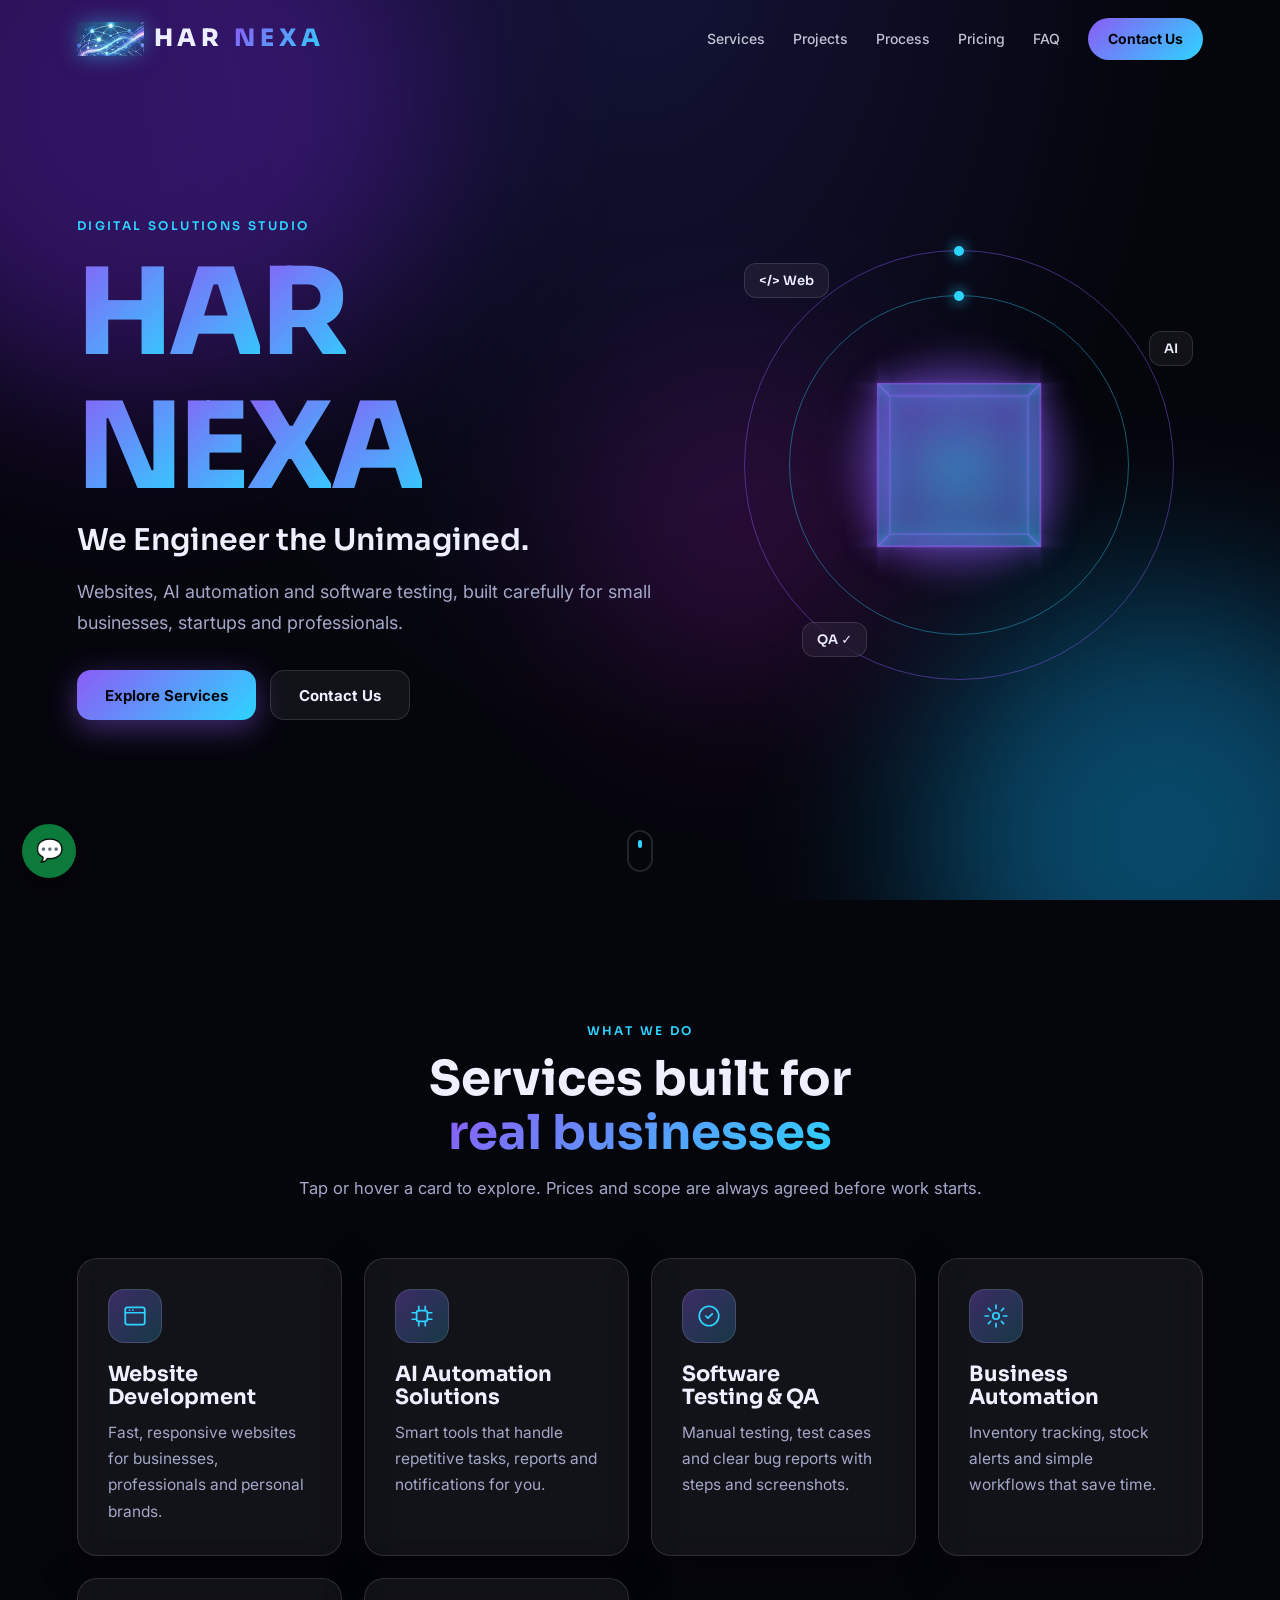
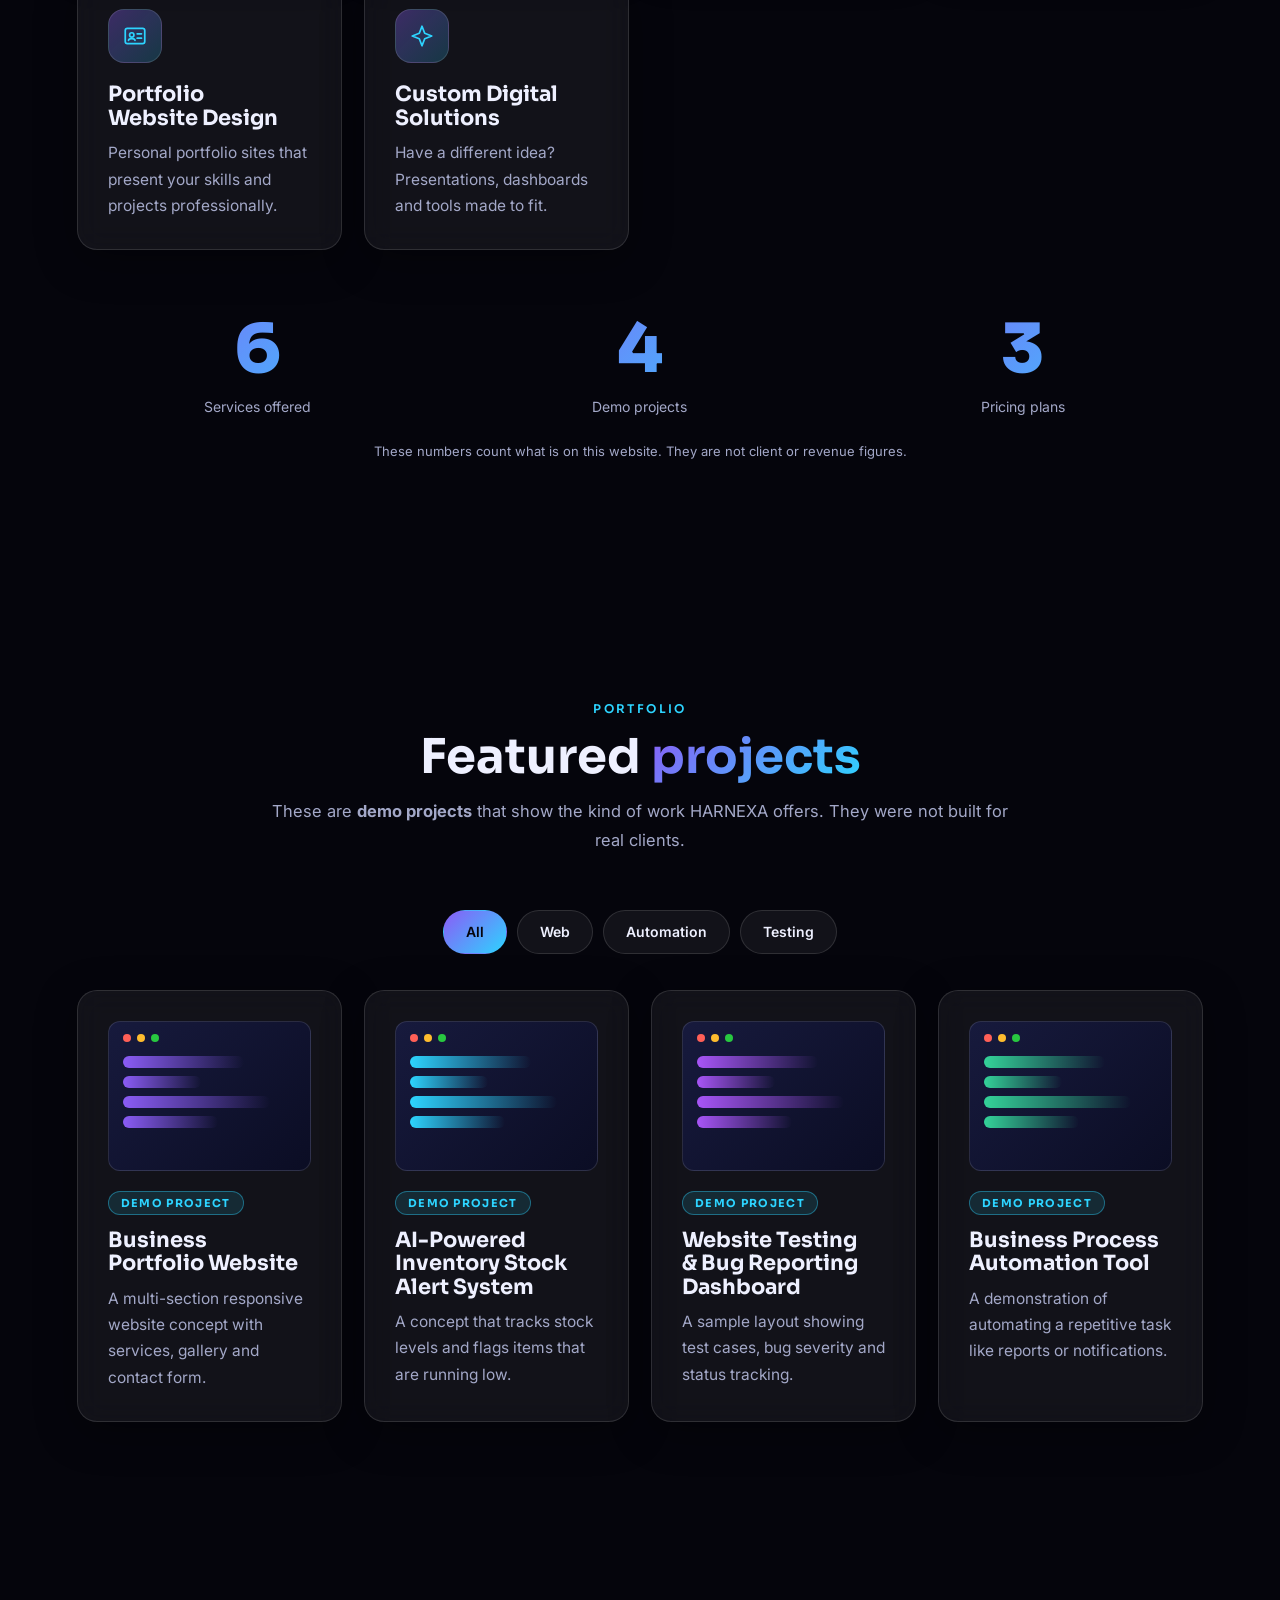
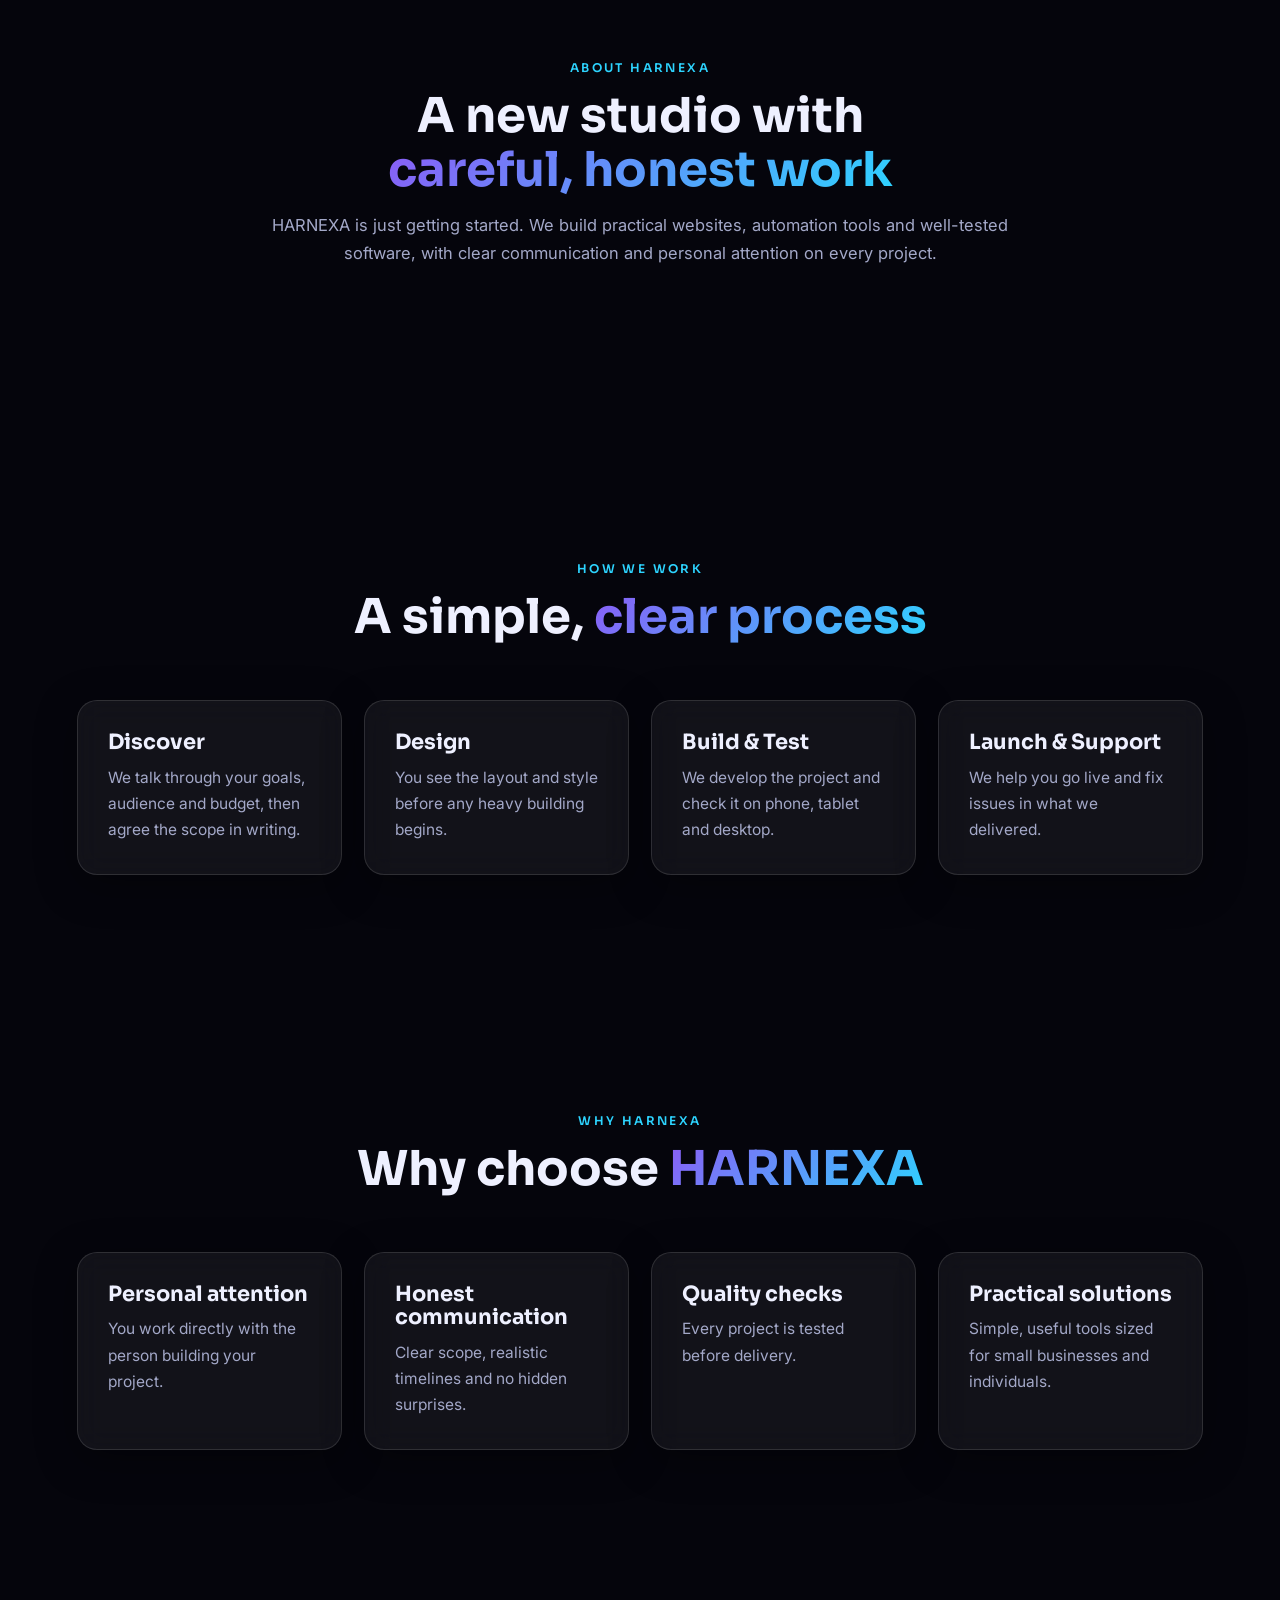
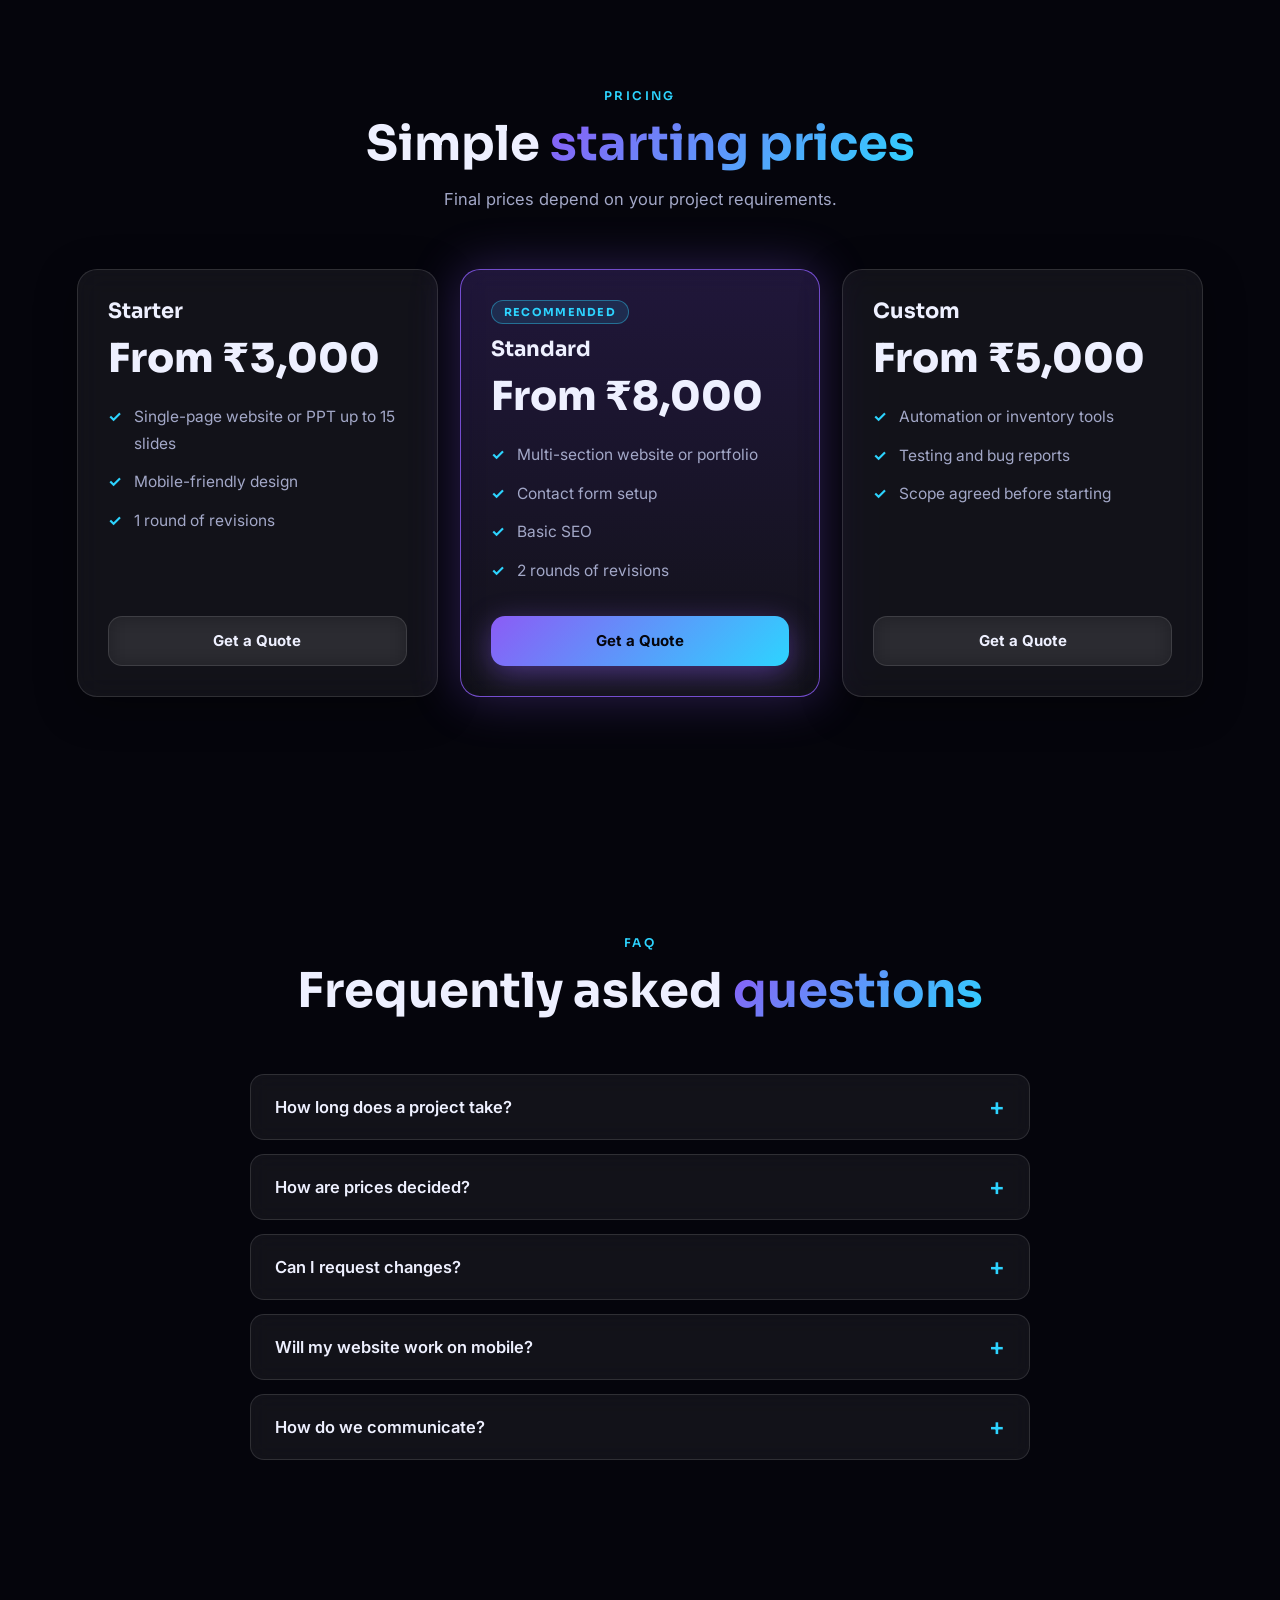
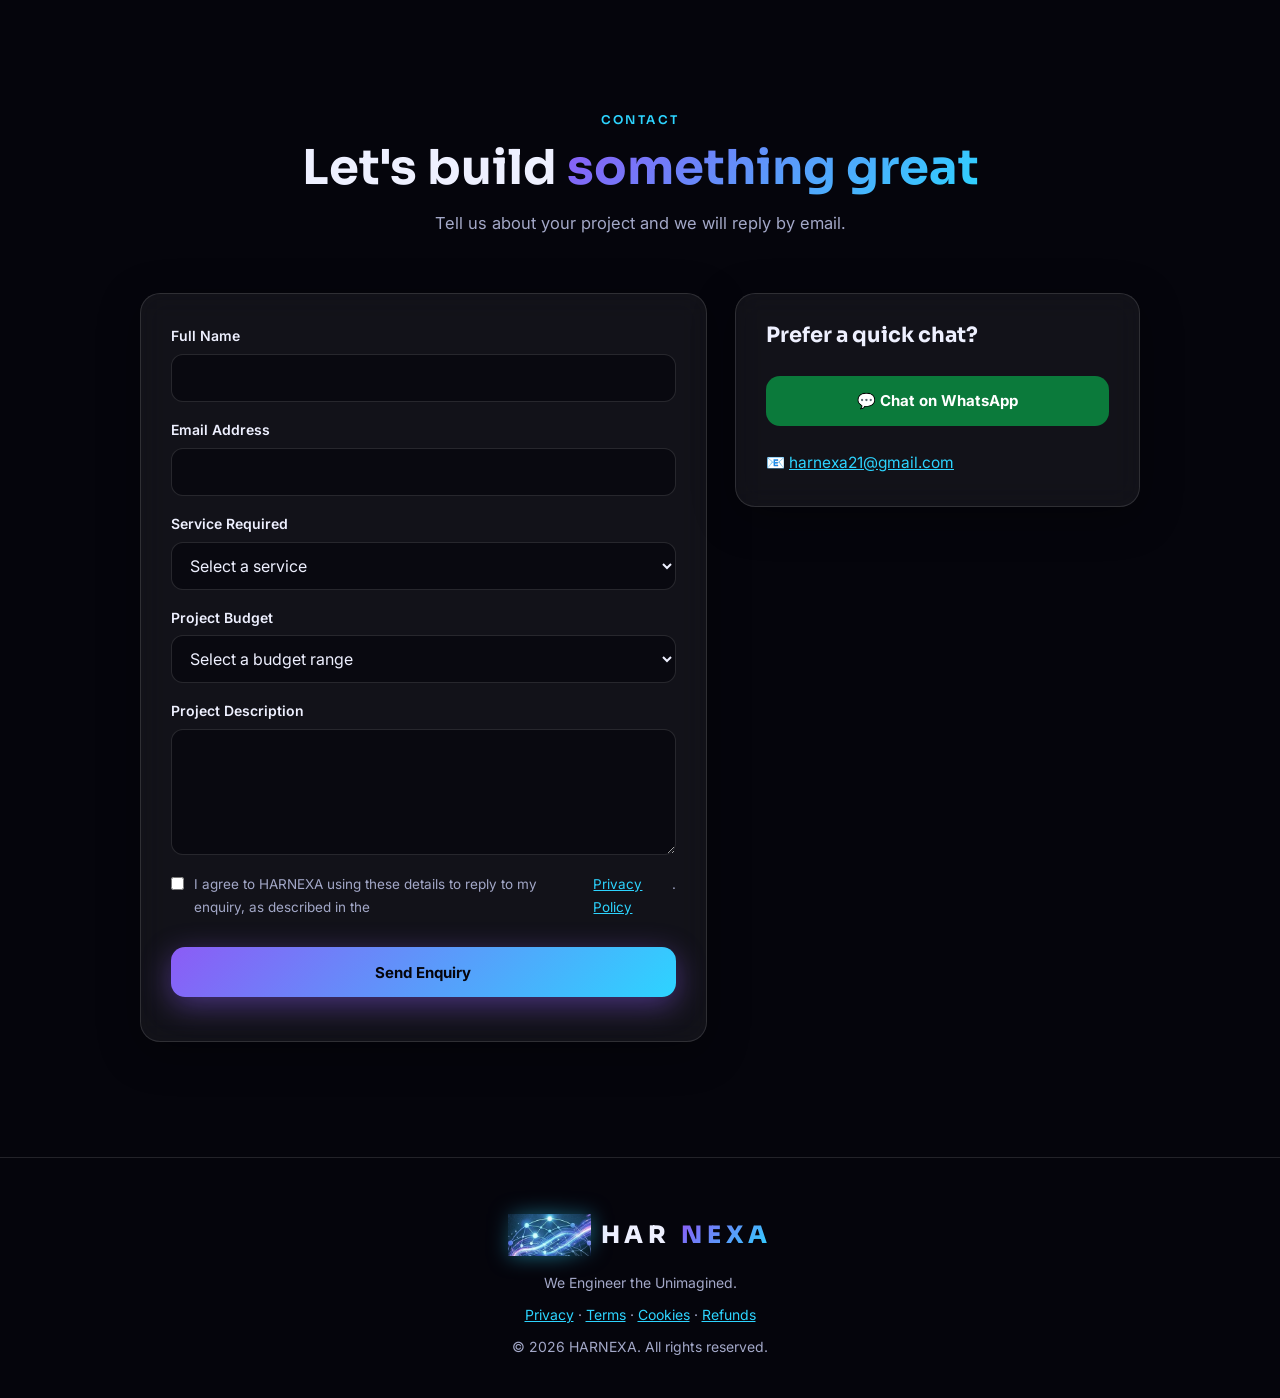
<file: index.html>
<!DOCTYPE html>
<html lang="en">
<head>
<meta charset="UTF-8">
<meta name="viewport" content="width=device-width, initial-scale=1.0">
<title>HARNEXA | Web Development, AI Automation &amp; Software Testing</title>
<meta name="description" content="HARNEXA is a digital solutions studio for web development, AI automation, software testing and custom digital tools. We Engineer the Unimagined.">
<meta name="theme-color" content="#05050c">
<meta property="og:title" content="HARNEXA | We Engineer the Unimagined.">
<meta property="og:description" content="Websites, AI automation, testing and custom digital solutions.">
<meta property="og:type" content="website">
<link rel="icon" type="image/png" href="logo-mark.png">
<link rel="preconnect" href="https://fonts.googleapis.com"><link rel="preconnect" href="https://fonts.gstatic.com" crossorigin>
<link href="https://fonts.googleapis.com/css2?family=Inter:wght@400;500;600&family=Sora:wght@500;700;800&display=swap" rel="stylesheet">
<link rel="stylesheet" href="style.css">
<script>document.documentElement.classList.add("js")</script>
<script src="script.js" defer></script>
</head>
<!-- EDIT YOUR DETAILS HERE (only place you need to change):
     data-phone = country code + number, no + or spaces (e.g. 919876543210)
     data-email = your business email
     data-form  = your Formspree form link -->
<body data-phone="918190812873" data-email="harnexa21@gmail.com" data-form="https://formspree.io/f/https://formspree.io/f/moeennka">
<div id="loader" aria-hidden="true"><img src="logo.png" alt="" class="loader-mark" width="760" height="243"><div class="loader-bar"></div></div>
<div class="bg" aria-hidden="true"><span></span><span></span><span></span></div>
<div id="glow" aria-hidden="true"></div>
<a href="#main" class="skip-link">Skip to content</a>

<header class="site-header">
<a href="#home" class="logo" aria-label="HARNEXA home"><img src="logo-mark.png" alt="" class="logo-mark" width="62" height="32">HAR<span class="gt">NEXA</span></a>
<button class="nav-toggle" id="navToggle" aria-label="Open menu" aria-expanded="false" aria-controls="nav">☰</button>
<nav id="nav" aria-label="Main navigation">
<a href="#services">Services</a><a href="#projects">Projects</a><a href="#process">Process</a><a href="#pricing">Pricing</a><a href="#faq">FAQ</a><a href="#contact" class="nav-cta">Contact Us</a>
</nav>
</header>

<main id="main">
<section class="hero" id="home">
<div class="hero-text">
<span class="eyebrow fx" style="--d:.2s">DIGITAL SOLUTIONS STUDIO</span>
<h1 class="hero-title" aria-label="HARNEXA"><span class="split">HARNEXA</span></h1>
<p class="tagline words">We Engineer the Unimagined.</p>
<p class="lead fx" style="--d:1.5s">Websites, AI automation and software testing, built carefully for small businesses, startups and professionals.</p>
<div class="cta fx" style="--d:1.7s"><a href="#services" class="btn">Explore Services</a><a href="#contact" class="btn ghost">Contact Us</a></div>
</div>
<div class="scene" aria-hidden="true">
<div class="core"></div><div class="ring r1"></div><div class="ring r2"></div>
<div class="cube"><i></i><i></i><i></i><i></i><i></i><i></i></div>
<span class="chip c1">&lt;/&gt; Web</span><span class="chip c2">AI</span><span class="chip c3">QA ✓</span>
</div>
<a href="#services" class="scroll" aria-label="Scroll down to services"></a>
</section>

<section id="services">
<div class="head rv"><span class="eyebrow">WHAT WE DO</span><h2>Services built for <span class="gt">real businesses</span></h2><p>Tap or hover a card to explore. Prices and scope are always agreed before work starts.</p></div>
<div class="grid">
<article class="card rv"><div class="ico"><svg viewBox="0 0 24 24" width="26" height="26" fill="none" stroke="currentColor" stroke-width="1.6" stroke-linecap="round" stroke-linejoin="round"><rect x="3" y="4" width="18" height="16" rx="2"/><path d="M3 9h18M7 6.5h.01M10 6.5h.01"/></svg></div><h3>Website Development</h3><p>Fast, responsive websites for businesses, professionals and personal brands.</p></article>
<article class="card rv"><div class="ico"><svg viewBox="0 0 24 24" width="26" height="26" fill="none" stroke="currentColor" stroke-width="1.6" stroke-linecap="round" stroke-linejoin="round"><rect x="7" y="7" width="10" height="10" rx="2"/><path d="M9 3v4M15 3v4M9 17v4M15 17v4M3 9h4M3 15h4M17 9h4M17 15h4"/></svg></div><h3>AI Automation Solutions</h3><p>Smart tools that handle repetitive tasks, reports and notifications for you.</p></article>
<article class="card rv"><div class="ico"><svg viewBox="0 0 24 24" width="26" height="26" fill="none" stroke="currentColor" stroke-width="1.6" stroke-linecap="round" stroke-linejoin="round"><circle cx="12" cy="12" r="9"/><path d="M9 12l2 2 4-4"/></svg></div><h3>Software Testing &amp; QA</h3><p>Manual testing, test cases and clear bug reports with steps and screenshots.</p></article>
<article class="card rv"><div class="ico"><svg viewBox="0 0 24 24" width="26" height="26" fill="none" stroke="currentColor" stroke-width="1.6" stroke-linecap="round" stroke-linejoin="round"><circle cx="12" cy="12" r="3"/><path d="M12 2v3M12 19v3M2 12h3M19 12h3M5 5l2 2M17 17l2 2M19 5l-2 2M7 17l-2 2"/></svg></div><h3>Business Automation</h3><p>Inventory tracking, stock alerts and simple workflows that save time.</p></article>
<article class="card rv"><div class="ico"><svg viewBox="0 0 24 24" width="26" height="26" fill="none" stroke="currentColor" stroke-width="1.6" stroke-linecap="round" stroke-linejoin="round"><rect x="3" y="5" width="18" height="14" rx="2"/><circle cx="9" cy="11" r="2"/><path d="M6 16c.5-2 5.5-2 6 0M14 10h4M14 14h4"/></svg></div><h3>Portfolio Website Design</h3><p>Personal portfolio sites that present your skills and projects professionally.</p></article>
<article class="card rv"><div class="ico"><svg viewBox="0 0 24 24" width="26" height="26" fill="none" stroke="currentColor" stroke-width="1.6" stroke-linecap="round" stroke-linejoin="round"><path d="M12 3l2.5 6.5L21 12l-6.5 2.5L12 21l-2.5-6.5L3 12l6.5-2.5z"/></svg></div><h3>Custom Digital Solutions</h3><p>Have a different idea? Presentations, dashboards and tools made to fit.</p></article>
</div>
<div class="stats">
<div class="stat rv"><b data-count="6">6</b><span>Services offered</span></div>
<div class="stat rv"><b data-count="4">4</b><span>Demo projects</span></div>
<div class="stat rv"><b data-count="3">3</b><span>Pricing plans</span></div>
</div>
<p class="note">These numbers count what is on this website. They are not client or revenue figures.</p>
</section>

<section id="projects">
<div class="head rv"><span class="eyebrow">PORTFOLIO</span><h2>Featured <span class="gt">projects</span></h2><p>These are <strong>demo projects</strong> that show the kind of work HARNEXA offers. They were not built for real clients.</p></div>
<div class="filters rv" role="group" aria-label="Filter projects">
<button data-f="all" aria-pressed="true">All</button><button data-f="web" aria-pressed="false">Web</button><button data-f="automation" aria-pressed="false">Automation</button><button data-f="testing" aria-pressed="false">Testing</button>
</div>
<div class="grid">
<article class="card proj rv" data-cat="web"><div class="prev"><i></i><i></i><i></i><i></i></div><span class="tag">Demo Project</span><h3>Business Portfolio Website</h3><p>A multi-section responsive website concept with services, gallery and contact form.</p></article>
<article class="card proj rv" data-cat="automation"><div class="prev p2"><i></i><i></i><i></i><i></i></div><span class="tag">Demo Project</span><h3>AI-Powered Inventory Stock Alert System</h3><p>A concept that tracks stock levels and flags items that are running low.</p></article>
<article class="card proj rv" data-cat="testing"><div class="prev p3"><i></i><i></i><i></i><i></i></div><span class="tag">Demo Project</span><h3>Website Testing &amp; Bug Reporting Dashboard</h3><p>A sample layout showing test cases, bug severity and status tracking.</p></article>
<article class="card proj rv" data-cat="automation"><div class="prev p4"><i></i><i></i><i></i><i></i></div><span class="tag">Demo Project</span><h3>Business Process Automation Tool</h3><p>A demonstration of automating a repetitive task like reports or notifications.</p></article>
</div>
</section>

<section id="about">
<div class="head rv"><span class="eyebrow">ABOUT HARNEXA</span><h2>A new studio with <span class="gt">careful, honest work</span></h2><p>HARNEXA is just getting started. We build practical websites, automation tools and well-tested software, with clear communication and personal attention on every project.</p></div>
</section>

<section id="process">
<div class="head rv"><span class="eyebrow">HOW WE WORK</span><h2>A simple, <span class="gt">clear process</span></h2></div>
<div class="steps">
<div class="card step rv"><h3>Discover</h3><p>We talk through your goals, audience and budget, then agree the scope in writing.</p></div>
<div class="card step rv"><h3>Design</h3><p>You see the layout and style before any heavy building begins.</p></div>
<div class="card step rv"><h3>Build &amp; Test</h3><p>We develop the project and check it on phone, tablet and desktop.</p></div>
<div class="card step rv"><h3>Launch &amp; Support</h3><p>We help you go live and fix issues in what we delivered.</p></div>
</div>
</section>

<section id="why">
<div class="head rv"><span class="eyebrow">WHY HARNEXA</span><h2>Why choose <span class="gt">HARNEXA</span></h2></div>
<div class="grid">
<div class="card rv"><h3>Personal attention</h3><p>You work directly with the person building your project.</p></div>
<div class="card rv"><h3>Honest communication</h3><p>Clear scope, realistic timelines and no hidden surprises.</p></div>
<div class="card rv"><h3>Quality checks</h3><p>Every project is tested before delivery.</p></div>
<div class="card rv"><h3>Practical solutions</h3><p>Simple, useful tools sized for small businesses and individuals.</p></div>
</div>
</section>

<section id="pricing">
<div class="head rv"><span class="eyebrow">PRICING</span><h2>Simple <span class="gt">starting prices</span></h2><p>Final prices depend on your project requirements.</p></div>
<div class="grid">
<!-- EDIT PRICES: change the number inside each price-value -->
<article class="card price-card rv"><h3>Starter</h3><p class="price">From ₹<span class="price-value">3,000</span></p><ul><li>Single-page website or PPT up to 15 slides</li><li>Mobile-friendly design</li><li>1 round of revisions</li></ul><a href="#contact" class="btn ghost">Get a Quote</a></article>
<article class="card price-card feat rv"><span class="tag">Recommended</span><h3>Standard</h3><p class="price">From ₹<span class="price-value">8,000</span></p><ul><li>Multi-section website or portfolio</li><li>Contact form setup</li><li>Basic SEO</li><li>2 rounds of revisions</li></ul><a href="#contact" class="btn">Get a Quote</a></article>
<article class="card price-card rv"><h3>Custom</h3><p class="price">From ₹<span class="price-value">5,000</span></p><ul><li>Automation or inventory tools</li><li>Testing and bug reports</li><li>Scope agreed before starting</li></ul><a href="#contact" class="btn ghost">Get a Quote</a></article>
</div>
</section>

<section id="faq">
<div class="head rv"><span class="eyebrow">FAQ</span><h2>Frequently asked <span class="gt">questions</span></h2></div>
<div class="faq rv">
<details><summary>How long does a project take?</summary><p>Small projects often take a few days to two weeks. We agree on a timeline before starting.</p></details>
<details><summary>How are prices decided?</summary><p>Prices depend on your requirements. Send your details and I will share a clear quote.</p></details>
<details><summary>Can I request changes?</summary><p>Yes. Each plan includes revision rounds, and extra changes can be quoted separately.</p></details>
<details><summary>Will my website work on mobile?</summary><p>Yes. Every website is built to be responsive and tested on different screen sizes.</p></details>
<details><summary>How do we communicate?</summary><p>By email or WhatsApp, whichever you prefer.</p></details>
</div>
</section>

<section id="contact">
<div class="head rv"><span class="eyebrow">CONTACT</span><h2>Let's build <span class="gt">something great</span></h2><p>Tell us about your project and we will reply by email.</p></div>
<div class="contact-wrap">
<form id="contactForm" method="POST" class="card rv" novalidate>
<input type="text" name="_gotcha" class="hidden" tabindex="-1" autocomplete="off">
<label for="name">Full Name</label><input type="text" id="name" name="name" required autocomplete="name">
<label for="email">Email Address</label><input type="email" id="email" name="email" required autocomplete="email">
<label for="service">Service Required</label>
<select id="service" name="service" required><option value="">Select a service</option><option>Website Development</option><option>AI Automation Solutions</option><option>Software Testing and QA</option><option>Business Automation</option><option>Portfolio Website Design</option><option>Custom Digital Solutions</option></select>
<label for="budget">Project Budget</label>
<select id="budget" name="budget" required><option value="">Select a budget range</option><option>Under ₹5,000</option><option>₹5,000 – ₹10,000</option><option>₹10,000 – ₹25,000</option><option>Above ₹25,000</option><option>Not sure yet</option></select>
<label for="message">Project Description</label><textarea id="message" name="message" rows="5" required></textarea>
<label class="consent"><input type="checkbox" name="consent" required> I agree to HARNEXA using these details to reply to my enquiry, as described in the <a href="policies.html#privacy">Privacy Policy</a>.</label>
<button type="submit" class="btn">Send Enquiry</button>
<p id="formStatus" role="status" aria-live="polite"></p>
</form>
<div class="card side rv"><h3>Prefer a quick chat?</h3><a class="btn wa" data-wa href="#contact">💬 Chat on WhatsApp</a><p class="mail">📧 <a data-mail href="#contact">email</a></p></div>
</div>
</section>
</main>

<footer>
<div class="logo"><img src="logo-mark.png" alt="" class="logo-mark" width="62" height="32">HAR<span class="gt">NEXA</span></div>
<p>We Engineer the Unimagined.</p>
<p class="foot-links"><a href="policies.html#privacy">Privacy</a> · <a href="policies.html#terms">Terms</a> · <a href="policies.html#cookies">Cookies</a> · <a href="policies.html#refund">Refunds</a></p>
<!-- SOCIAL LINKS: add real ones only, for example:
<p class="foot-links"><a href="https://www.linkedin.com/in/your-profile" target="_blank" rel="noopener">LinkedIn</a> · <a href="https://github.com/your-name" target="_blank" rel="noopener">GitHub</a></p> -->
<p>© <span id="year">2026</span> HARNEXA. All rights reserved.</p>
</footer>

<a class="fab wa" data-wa href="#contact" aria-label="Chat on WhatsApp">💬</a>
<button class="fab top" aria-label="Back to top">↑</button>
</body>
</html>
</file>
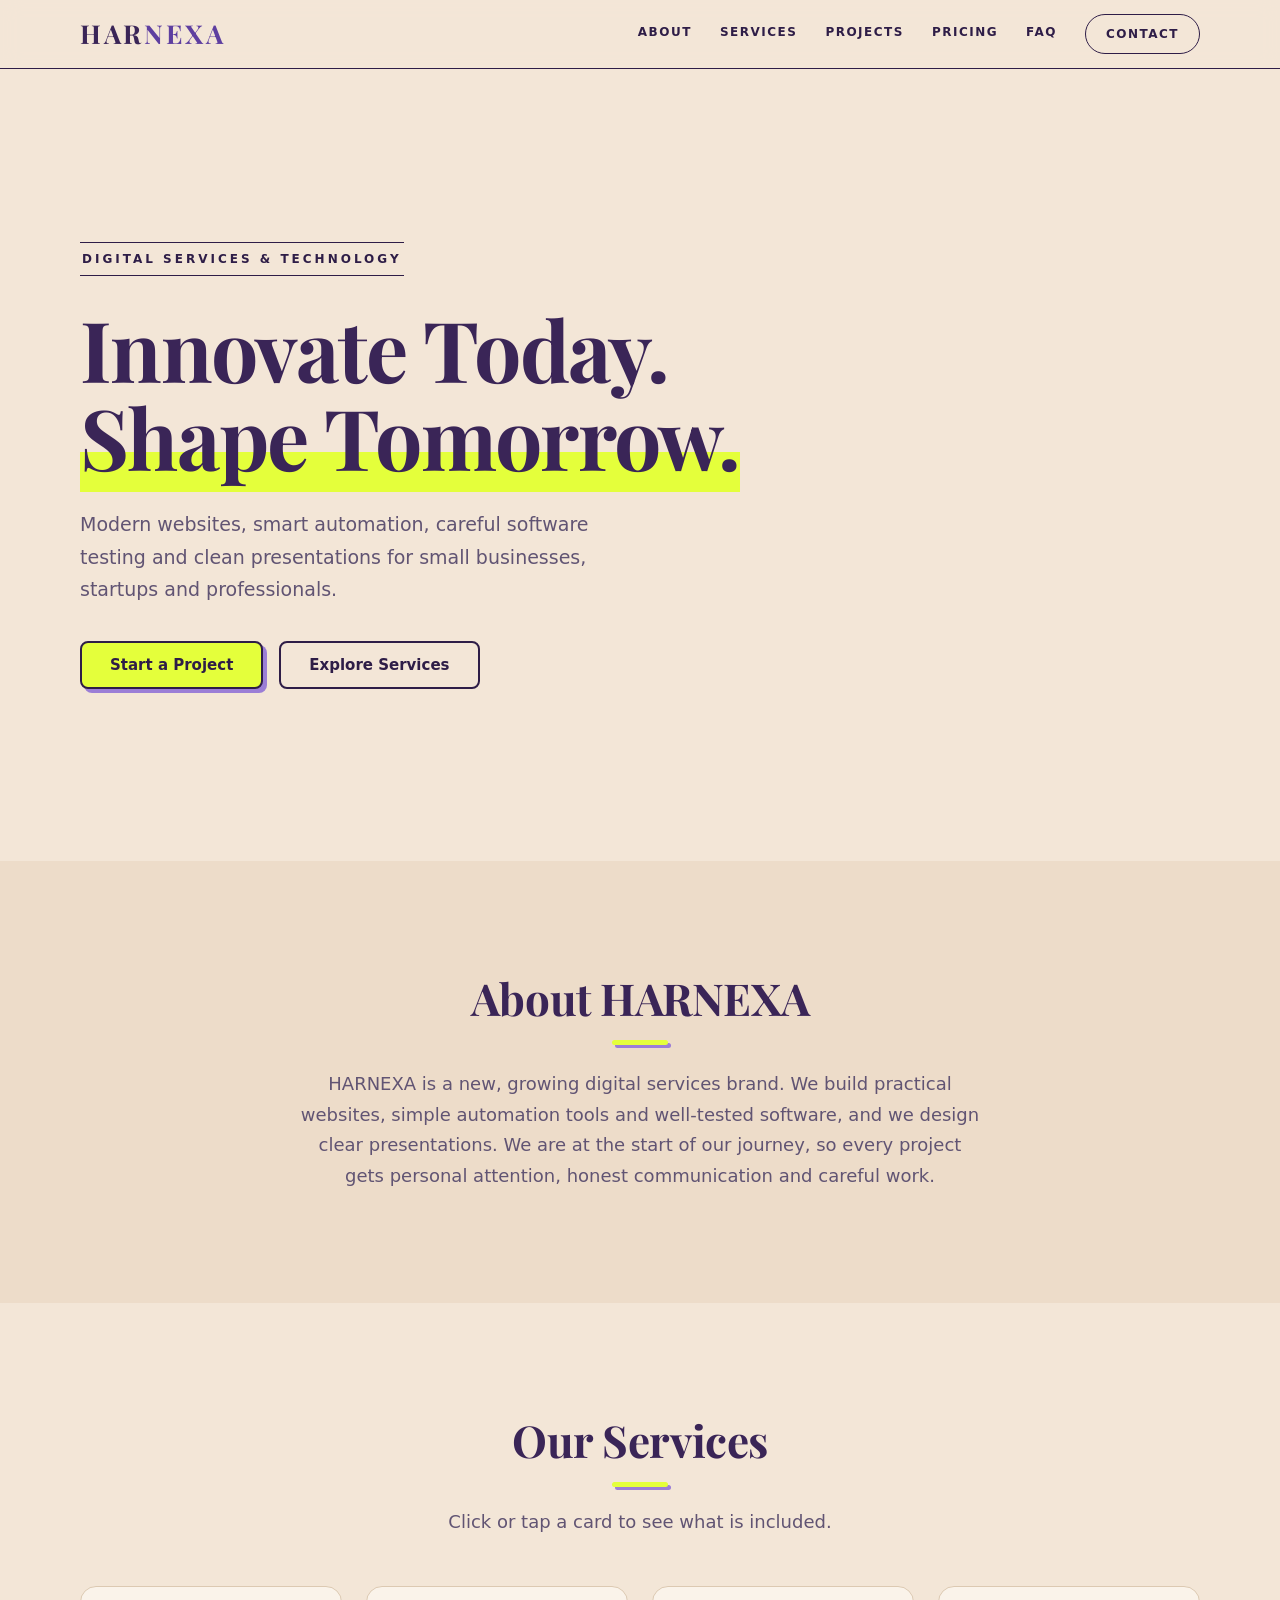
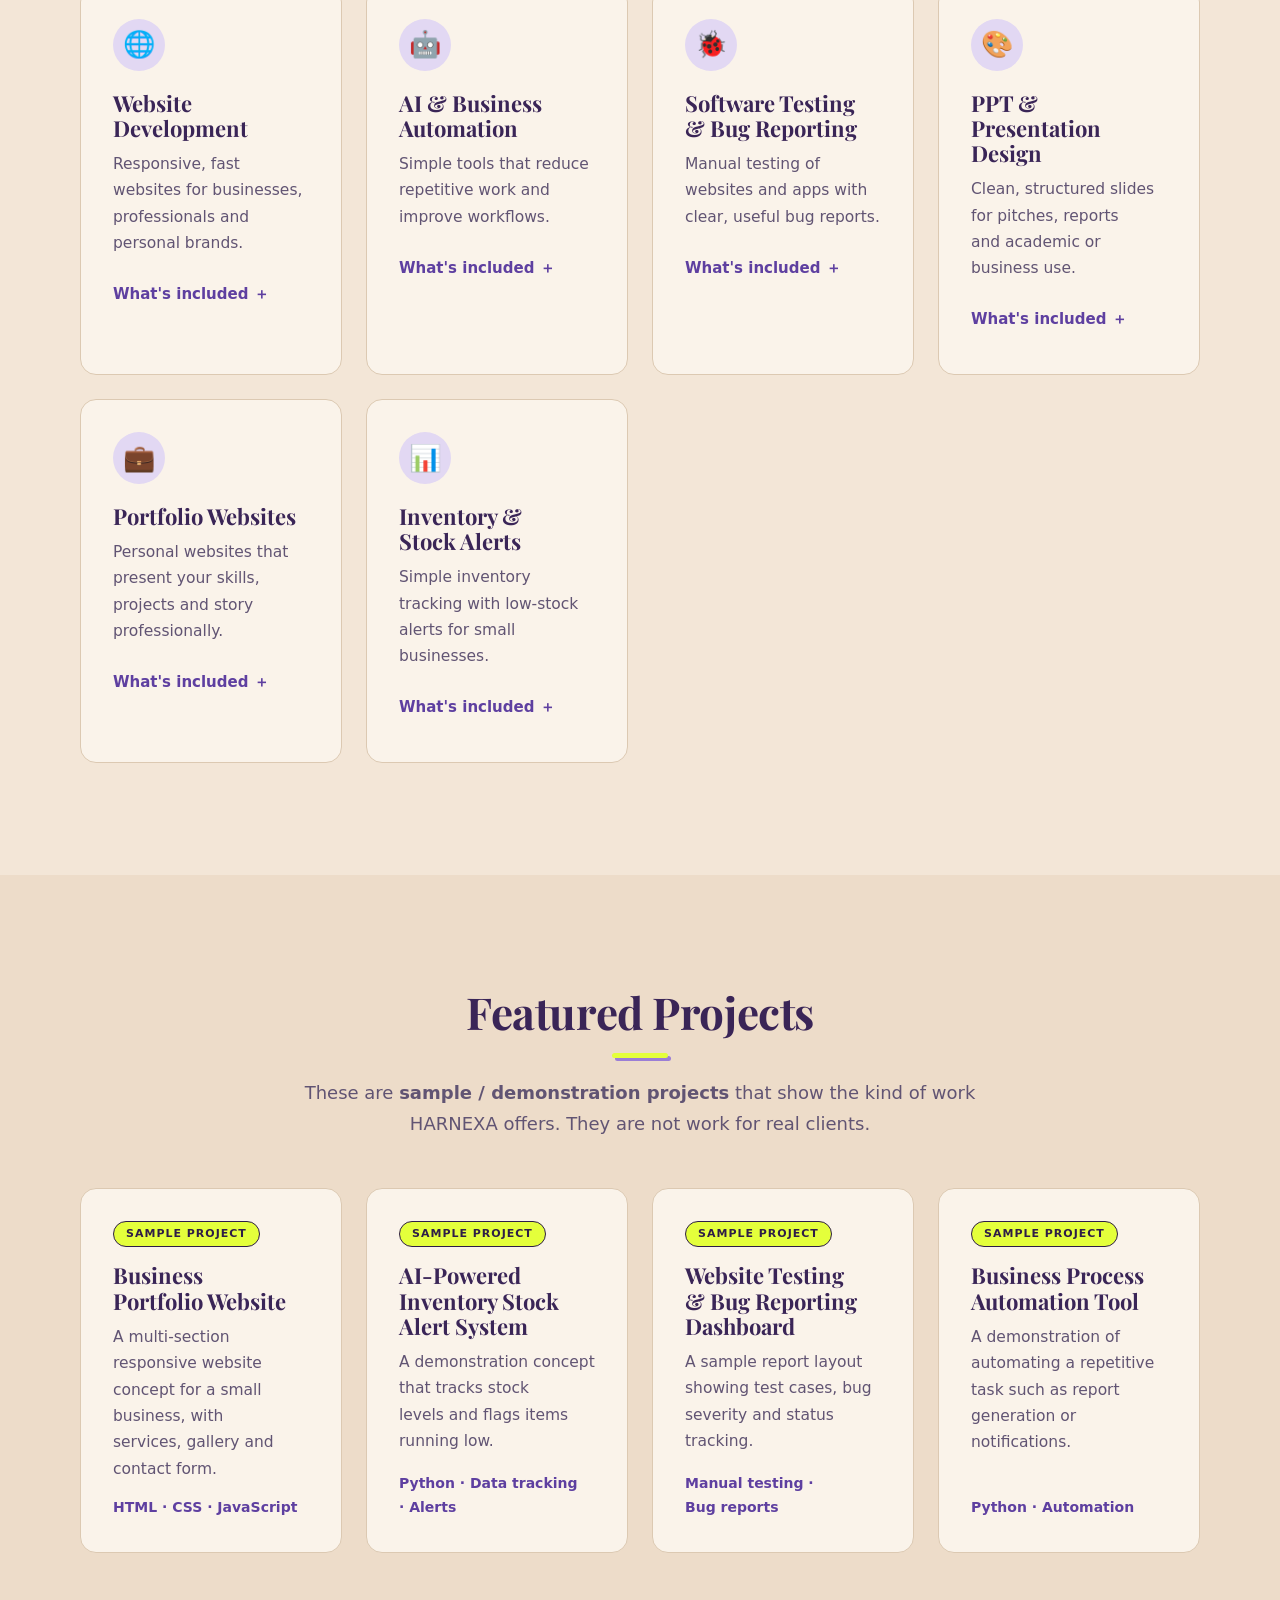
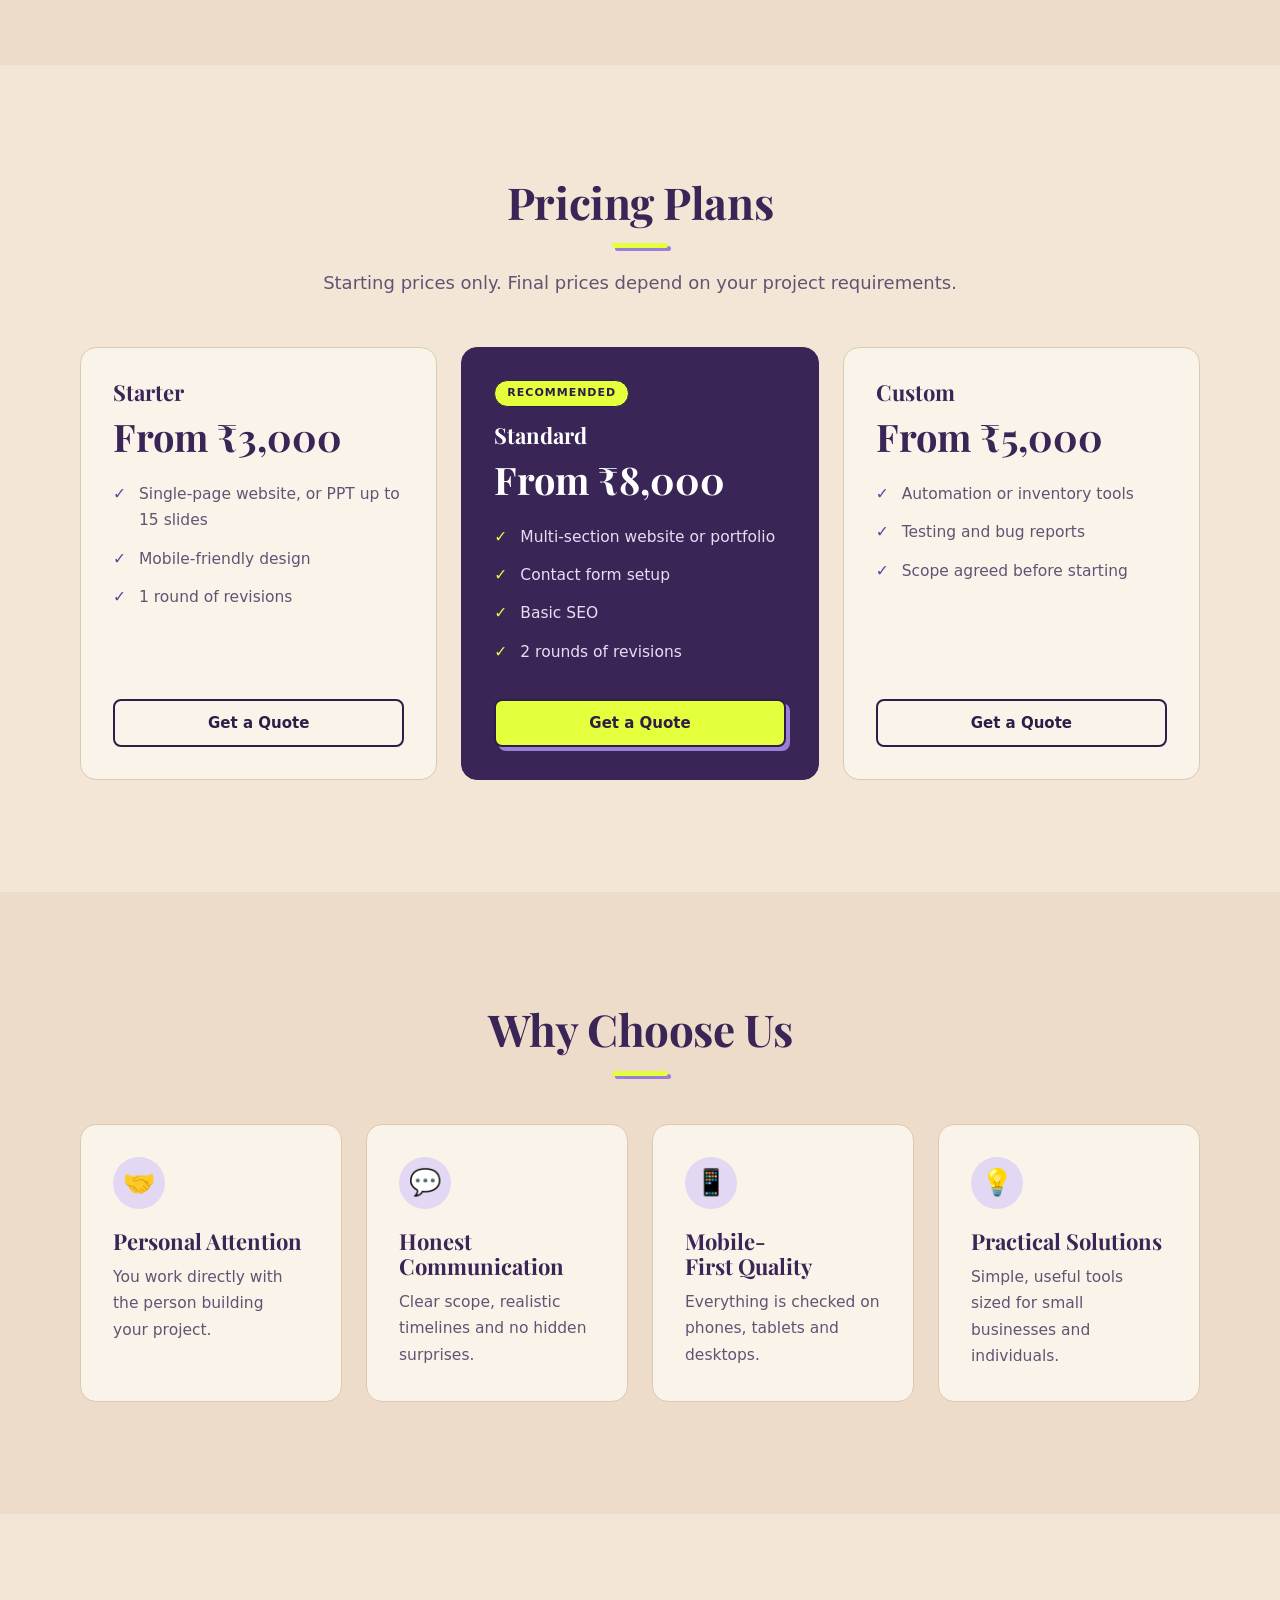
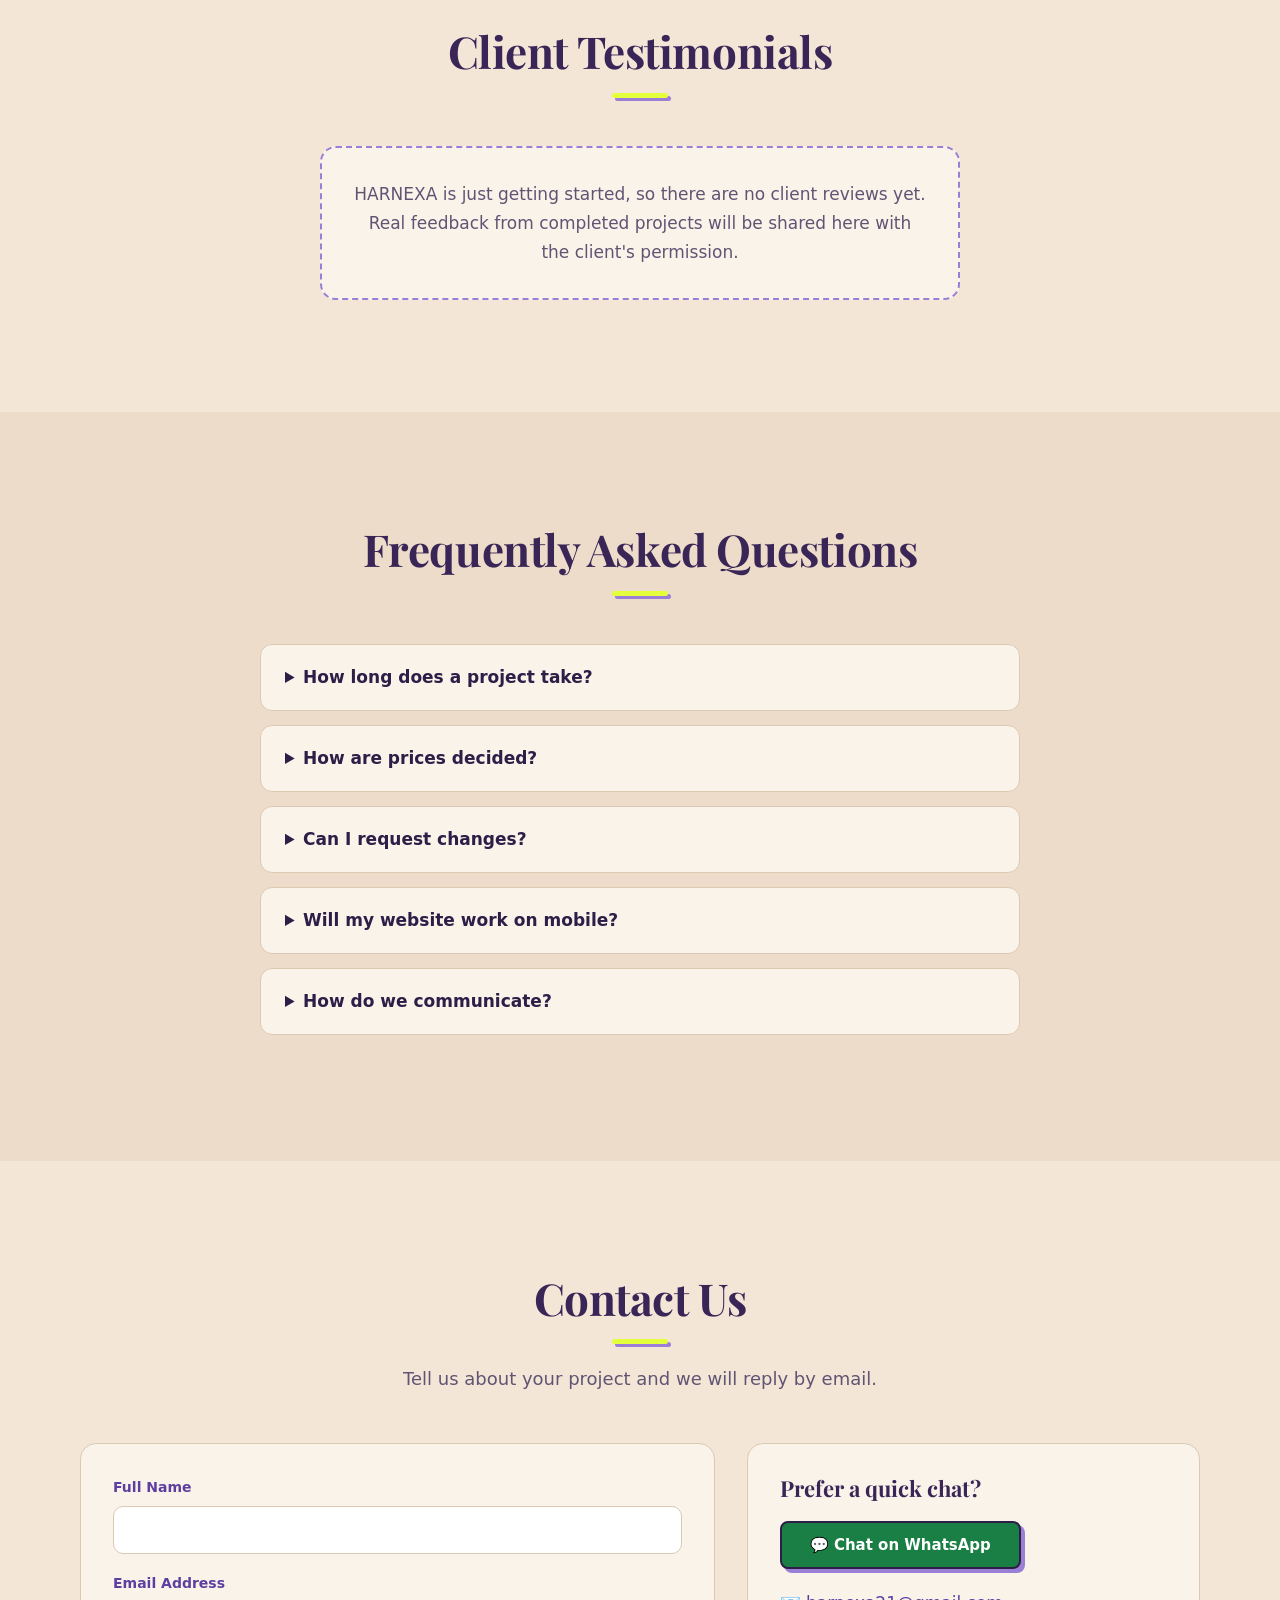
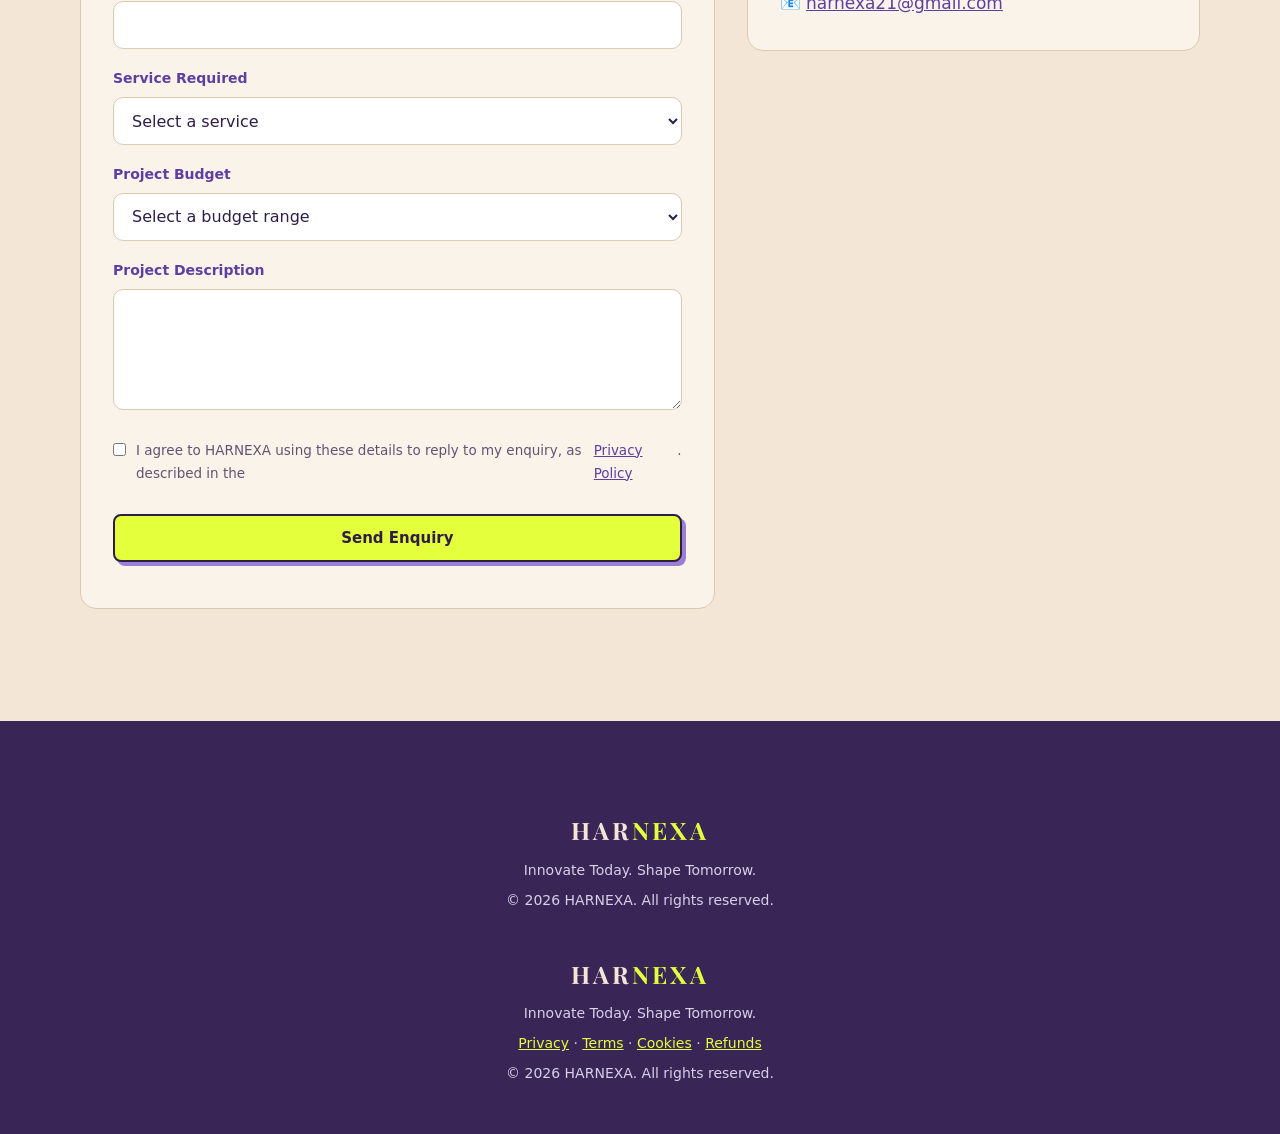
<file: backup-beige/index.html>
<!DOCTYPE html>
<html lang="en">
<head>
    <meta charset="UTF-8">
    <meta name="viewport" content="width=device-width, initial-scale=1.0">
    <title>HARNEXA | Websites, AI Automation, Testing &amp; Design Services</title>
    <meta name="description" content="HARNEXA offers website development, AI and business automation, software testing, presentation design, portfolio websites and inventory alert systems. Innovate Today. Shape Tomorrow.">
    <meta name="theme-color" content="#F3E6D7">
    <link rel="canonical" href="https://harnexa.netlify.app/">
<meta property="og:url" content="https://harnexa.netlify.app/">
    <meta property="og:title" content="HARNEXA | Innovate Today. Shape Tomorrow.">
    <meta property="og:description" content="Modern websites, automation, testing and design for small businesses and professionals.">
    <meta property="og:type" content="website">
    <!-- Simple emoji favicon. Replace later with your own logo file. -->
    <link rel="icon" href="data:image/svg+xml,<svg xmlns=%22http://www.w3.org/2000/svg%22 viewBox=%220 0 100 100%22><text y=%22.9em%22 font-size=%2290%22>⚡</text></svg>">
    <link href="https://fonts.googleapis.com/css2?family=Playfair+Display:wght@500;700&display=swap" rel="stylesheet">
    <link rel="stylesheet" href="style.css">
    <script src="script.js" defer></script>
</head>
<body>
    <a href="#main" class="skip-link">Skip to content</a>
 
    <header class="site-header">
        <a href="#home" class="logo" aria-label="HARNEXA home">HAR<span>NEXA</span></a>
        <button class="nav-toggle" id="navToggle" aria-label="Open menu" aria-expanded="false" aria-controls="nav">☰</button>
        <nav id="nav" aria-label="Main navigation">
            <a href="#about">About</a>
            <a href="#services">Services</a>
            <a href="#projects">Projects</a>
            <a href="#pricing">Pricing</a>
            <a href="#faq">FAQ</a>
            <a href="#contact" class="nav-cta">Contact</a>
        </nav>
    </header>
 
    <main id="main">
        <!-- HOME -->
        <section class="hero" id="home">
            <div class="badge">DIGITAL SERVICES &amp; TECHNOLOGY</div>
            <h1>Innovate Today.<br><span class="gradient-text">Shape Tomorrow.</span></h1>
            <p>Modern websites, smart automation, careful software testing and clean presentations for small businesses, startups and professionals.</p>
            <div class="hero-buttons">
                <a href="#contact" class="button">Start a Project</a>
                <a href="#services" class="button button-outline">Explore Services</a>
            </div>
        </section>
 
        <!-- ABOUT -->
        <section class="about" id="about">
            <h2 class="section-title reveal">About HARNEXA</h2>
            <p class="reveal">HARNEXA is a new, growing digital services brand. We build practical websites, simple automation tools and well-tested software, and we design clear presentations. We are at the start of our journey, so every project gets personal attention, honest communication and careful work.</p>
        </section>
 
        <!-- SERVICES -->
        <section id="services">
            <h2 class="section-title reveal">Our Services</h2>
            <p class="section-description reveal">Click or tap a card to see what is included.</p>
            <div class="grid">
                <article class="card reveal">
                    <div class="icon" aria-hidden="true">🌐</div>
                    <h3>Website Development</h3>
                    <p>Responsive, fast websites for businesses, professionals and personal brands.</p>
                    <button class="more-btn" aria-expanded="false">What's included ＋</button>
                    <p class="details" hidden>Page design, mobile-friendly layout, contact form, basic SEO and deployment help.</p>
                </article>
                <article class="card reveal">
                    <div class="icon" aria-hidden="true">🤖</div>
                    <h3>AI &amp; Business Automation</h3>
                    <p>Simple tools that reduce repetitive work and improve workflows.</p>
                    <button class="more-btn" aria-expanded="false">What's included ＋</button>
                    <p class="details" hidden>Workflow review, automating tasks such as data entry, reports and email notifications.</p>
                </article>
                <article class="card reveal">
                    <div class="icon" aria-hidden="true">🐞</div>
                    <h3>Software Testing &amp; Bug Reporting</h3>
                    <p>Manual testing of websites and apps with clear, useful bug reports.</p>
                    <button class="more-btn" aria-expanded="false">What's included ＋</button>
                    <p class="details" hidden>Test cases, bug reports with steps and screenshots, and device/browser checks.</p>
                </article>
                <article class="card reveal">
                    <div class="icon" aria-hidden="true">🎨</div>
                    <h3>PPT &amp; Presentation Design</h3>
                    <p>Clean, structured slides for pitches, reports and academic or business use.</p>
                    <button class="more-btn" aria-expanded="false">What's included ＋</button>
                    <p class="details" hidden>Slide layout, consistent styling, visuals and content structuring.</p>
                </article>
                <article class="card reveal">
                    <div class="icon" aria-hidden="true">💼</div>
                    <h3>Portfolio Websites</h3>
                    <p>Personal websites that present your skills, projects and story professionally.</p>
                    <button class="more-btn" aria-expanded="false">What's included ＋</button>
                    <p class="details" hidden>Project showcase, resume section, contact links and mobile-friendly design.</p>
                </article>
                <article class="card reveal">
                    <div class="icon" aria-hidden="true">📊</div>
                    <h3>Inventory &amp; Stock Alerts</h3>
                    <p>Simple inventory tracking with low-stock alerts for small businesses.</p>
                    <button class="more-btn" aria-expanded="false">What's included ＋</button>
                    <p class="details" hidden>Stock tracking sheet or app, low-stock alerts and basic reports, tailored to your needs.</p>
                </article>
            </div>
        </section>
 
        <!-- PROJECTS -->
        <section class="alt" id="projects">
            <h2 class="section-title reveal">Featured Projects</h2>
            <p class="section-description reveal">These are <strong>sample / demonstration projects</strong> that show the kind of work HARNEXA offers. They are not work for real clients.</p>
            <div class="grid">
                <article class="card project reveal">
                    <span class="tag">Sample Project</span>
                    <h3>Business Portfolio Website</h3>
                    <p>A multi-section responsive website concept for a small business, with services, gallery and contact form.</p>
                    <p class="tech">HTML · CSS · JavaScript</p>
                </article>
                <article class="card project reveal">
                    <span class="tag">Sample Project</span>
                    <h3>AI-Powered Inventory Stock Alert System</h3>
                    <p>A demonstration concept that tracks stock levels and flags items running low.</p>
                    <p class="tech">Python · Data tracking · Alerts</p>
                </article>
                <article class="card project reveal">
                    <span class="tag">Sample Project</span>
                    <h3>Website Testing &amp; Bug Reporting Dashboard</h3>
                    <p>A sample report layout showing test cases, bug severity and status tracking.</p>
                    <p class="tech">Manual testing · Bug reports</p>
                </article>
                <article class="card project reveal">
                    <span class="tag">Sample Project</span>
                    <h3>Business Process Automation Tool</h3>
                    <p>A demonstration of automating a repetitive task such as report generation or notifications.</p>
                    <p class="tech">Python · Automation</p>
                </article>
            </div>
        </section>
 
        <!-- PRICING -->
        <section id="pricing">
            <h2 class="section-title reveal">Pricing Plans</h2>
            <p class="section-description reveal">Starting prices only. Final prices depend on your project requirements.</p>
            <div class="grid pricing">
                <!-- EDIT PRICES HERE: change the text inside each <span class="price-value"> -->
                <article class="card price-card reveal">
                    <h3>Starter</h3>
                    <p class="price">From ₹<span class="price-value">3,000</span></p>
                    <ul>
                        <li>Single-page website, or PPT up to 15 slides</li>
                        <li>Mobile-friendly design</li>
                        <li>1 round of revisions</li>
                    </ul>
                    <a href="#contact" class="button button-outline">Get a Quote</a>
                </article>
                <article class="card price-card featured reveal">
                    <span class="tag">Recommended</span>
                    <h3>Standard</h3>
                    <p class="price">From ₹<span class="price-value">8,000</span></p>
                    <ul>
                        <li>Multi-section website or portfolio</li>
                        <li>Contact form setup</li>
                        <li>Basic SEO</li>
                        <li>2 rounds of revisions</li>
                    </ul>
                    <a href="#contact" class="button">Get a Quote</a>
                </article>
                <article class="card price-card reveal">
                    <h3>Custom</h3>
                    <p class="price">From ₹<span class="price-value">5,000</span></p>
                    <ul>
                        <li>Automation or inventory tools</li>
                        <li>Testing and bug reports</li>
                        <li>Scope agreed before starting</li>
                    </ul>
                    <a href="#contact" class="button button-outline">Get a Quote</a>
                </article>
            </div>
        </section>
 
        <!-- WHY CHOOSE US -->
        <section class="alt" id="why">
            <h2 class="section-title reveal">Why Choose Us</h2>
            <div class="grid">
                <article class="card reveal"><div class="icon" aria-hidden="true">🤝</div><h3>Personal Attention</h3><p>You work directly with the person building your project.</p></article>
                <article class="card reveal"><div class="icon" aria-hidden="true">💬</div><h3>Honest Communication</h3><p>Clear scope, realistic timelines and no hidden surprises.</p></article>
                <article class="card reveal"><div class="icon" aria-hidden="true">📱</div><h3>Mobile-First Quality</h3><p>Everything is checked on phones, tablets and desktops.</p></article>
                <article class="card reveal"><div class="icon" aria-hidden="true">💡</div><h3>Practical Solutions</h3><p>Simple, useful tools sized for small businesses and individuals.</p></article>
            </div>
        </section>
 
        <!-- TESTIMONIALS -->
        <section id="testimonials">
            <h2 class="section-title reveal">Client Testimonials</h2>
            <div class="empty-note reveal">
                <p>HARNEXA is just getting started, so there are no client reviews yet. Real feedback from completed projects will be shared here with the client's permission.</p>
            </div>
        </section>
 
        <!-- FAQ -->
        <section class="alt" id="faq">
            <h2 class="section-title reveal">Frequently Asked Questions</h2>
            <div class="faq reveal">
                <details><summary>How long does a project take?</summary><p>Small projects often take a few days to two weeks. We agree on a timeline before starting.</p></details>
                <details><summary>How are prices decided?</summary><p>Prices depend on your requirements. Send your details and I will share a clear quote.</p></details>
                <details><summary>Can I request changes?</summary><p>Yes. Each plan includes revision rounds, and extra changes can be quoted separately.</p></details>
                <details><summary>Will my website work on mobile?</summary><p>Yes. Every website is built to be responsive and tested on different screen sizes.</p></details>
                <details><summary>How do we communicate?</summary><p>By email or WhatsApp, whichever you prefer.</p></details>
            </div>
        </section>
 
        <!-- CONTACT -->
        <section id="contact">
            <h2 class="section-title reveal">Contact Us</h2>
            <p class="section-description reveal">Tell us about your project and we will reply by email.</p>
            <div class="contact-wrap">
                <!-- NETLIFY FORM: works after you deploy to Netlify. See the setup guide. -->
                
                <form id="contactForm" action="https://formspree.io/f/xljjlqnk" method="POST" class="reveal">
                    <input type="text" name="_gotcha" class="hidden" tabindex="-1" autocomplete="off">
                   
 
                    <label for="name">Full Name</label>
                    <input type="text" id="name" name="name" required autocomplete="name">
 
                    <label for="email">Email Address</label>
                    <input type="email" id="email" name="email" required autocomplete="email">
 
                    <label for="service">Service Required</label>
                    <select id="service" name="service" required>
                        <option value="">Select a service</option>
                        <option>Website Development</option>
                        <option>AI and Business Automation</option>
                        <option>Software Testing and Bug Reporting</option>
                        <option>PPT and Presentation Design</option>
                        <option>Portfolio Website Development</option>
                        <option>Inventory Management and Stock Alert System</option>
                    </select>
 
                    <label for="budget">Project Budget</label>
                    <select id="budget" name="budget" required>
                        <option value="">Select a budget range</option>
                        <option>Under ₹5,000</option>
                        <option>₹5,000 – ₹10,000</option>
                        <option>₹10,000 – ₹25,000</option>
                        <option>Above ₹25,000</option>
                        <option>Not sure yet</option>
                    </select>
 
                    <label for="message">Project Description</label>
                    <textarea id="message" name="message" rows="5" required></textarea>
                    <label class="consent"><input type="checkbox" name="consent" required> I agree to HARNEXA using these details to reply to my enquiry, as described in the <a href="policies.html#privacy">Privacy Policy</a>.</label>
 
                    <button type="submit" class="button">Send Enquiry</button>
                    <p id="formStatus" role="status" aria-live="polite"></p>
                </form>
 
                <div class="contact-info reveal">
                    <h3>Prefer a quick chat?</h3>
                    <!-- REPLACE 918190812873 with country code + number, no + or spaces (e.g. 919876543210) -->
                    <a class="button whatsapp" href="https://wa.me/918190812873?text=Hi%20HARNEXA%2C%20I%20would%20like%20to%20discuss%20a%20project." target="_blank" rel="noopener">💬 Chat on WhatsApp</a>
                    <p class="email-line">📧 <!-- REPLACE with your real email -->
                        <a href="mailto:harnexa21@gmail.com">harnexa21@gmail.com</a></p>
                </div>
            </div>
        </section>
    </main>
 
    <footer>
        <footer>
    <div class="logo">HAR<span>NEXA</span></div>
    <p>Innovate Today. Shape Tomorrow.</p>
    <p>© <span id="year">2026</span> HARNEXA. All rights reserved.</p>
</footer>
        <div class="logo">HAR<span>NEXA</span></div>
        <p>Innovate Today. Shape Tomorrow.</p>
        <p class="footer-links"><a href="policies.html#privacy">Privacy</a> · <a href="policies.html#terms">Terms</a> · <a href="policies.html#cookies">Cookies</a> · <a href="policies.html#refund">Refunds</a></p>
        <p>© <span id="year">2026</span> HARNEXA. All rights reserved.</p>
    </footer>
</body>
</html>
</file>
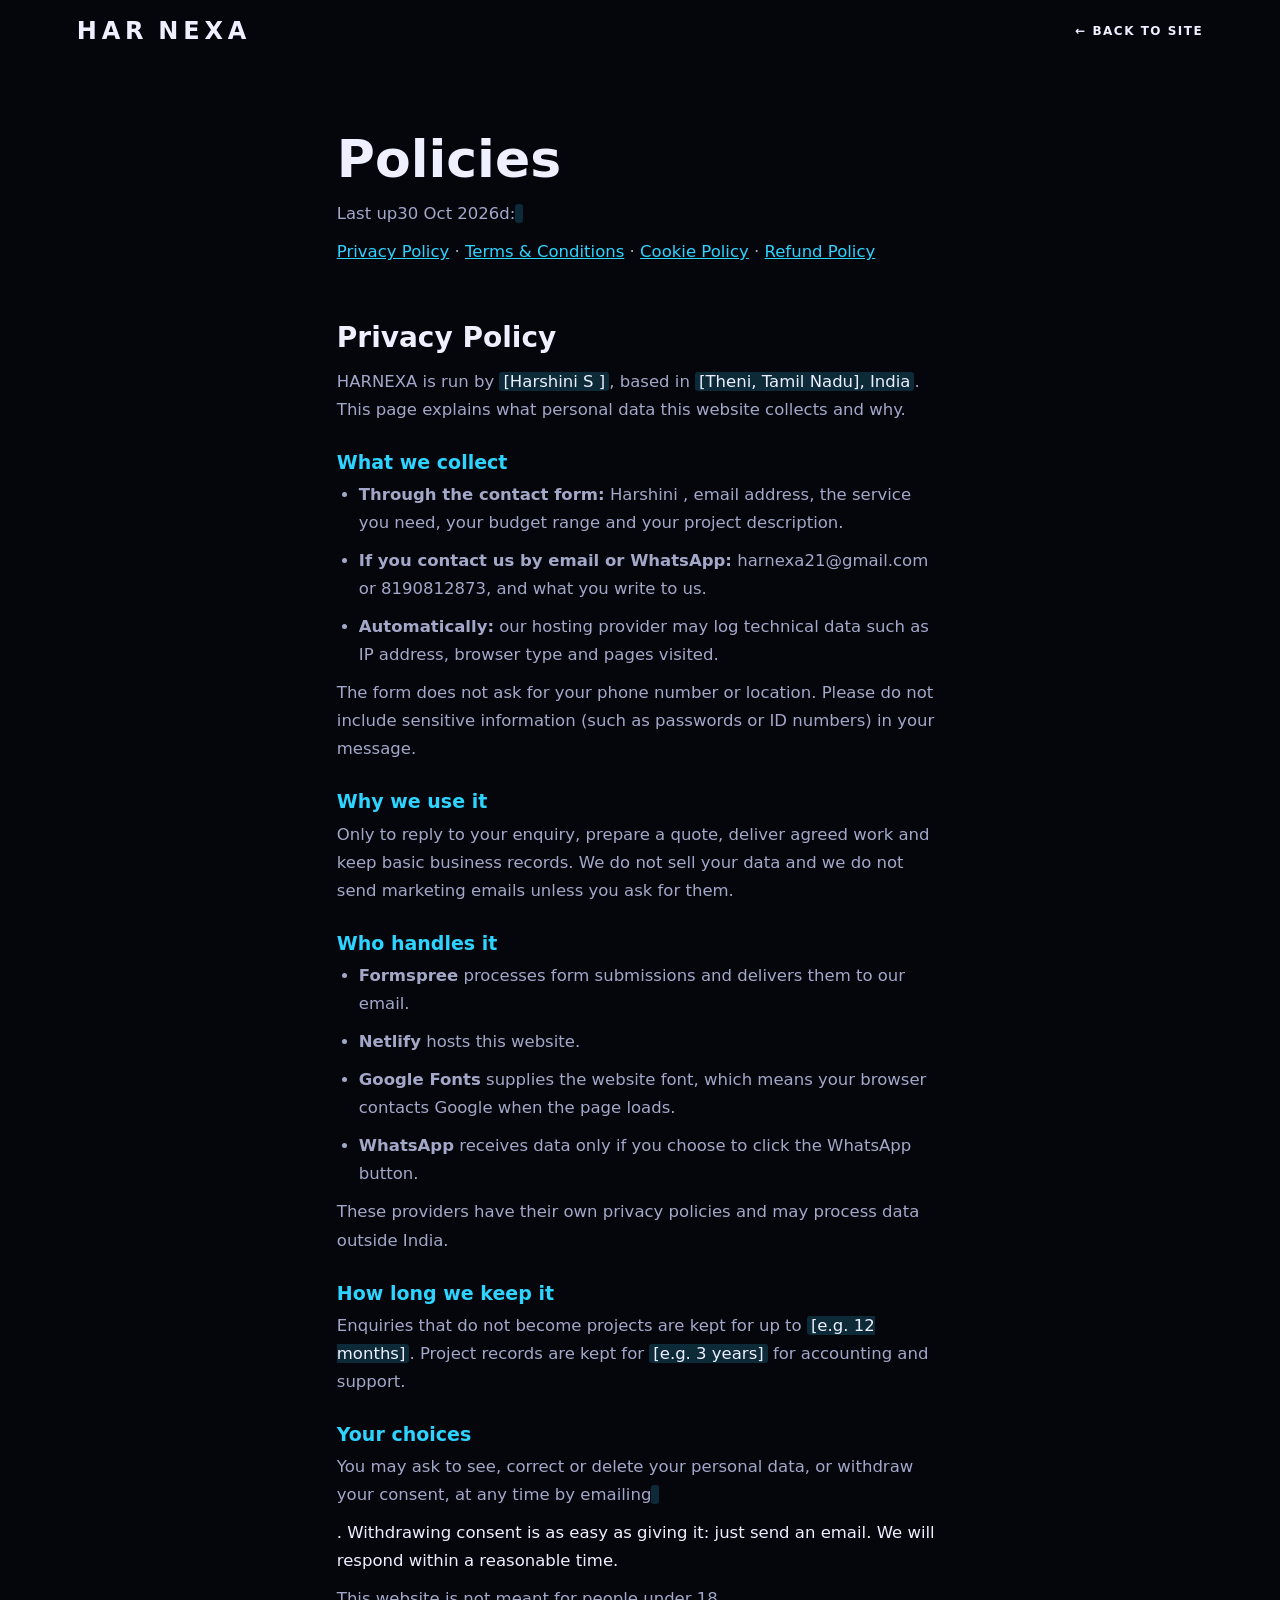
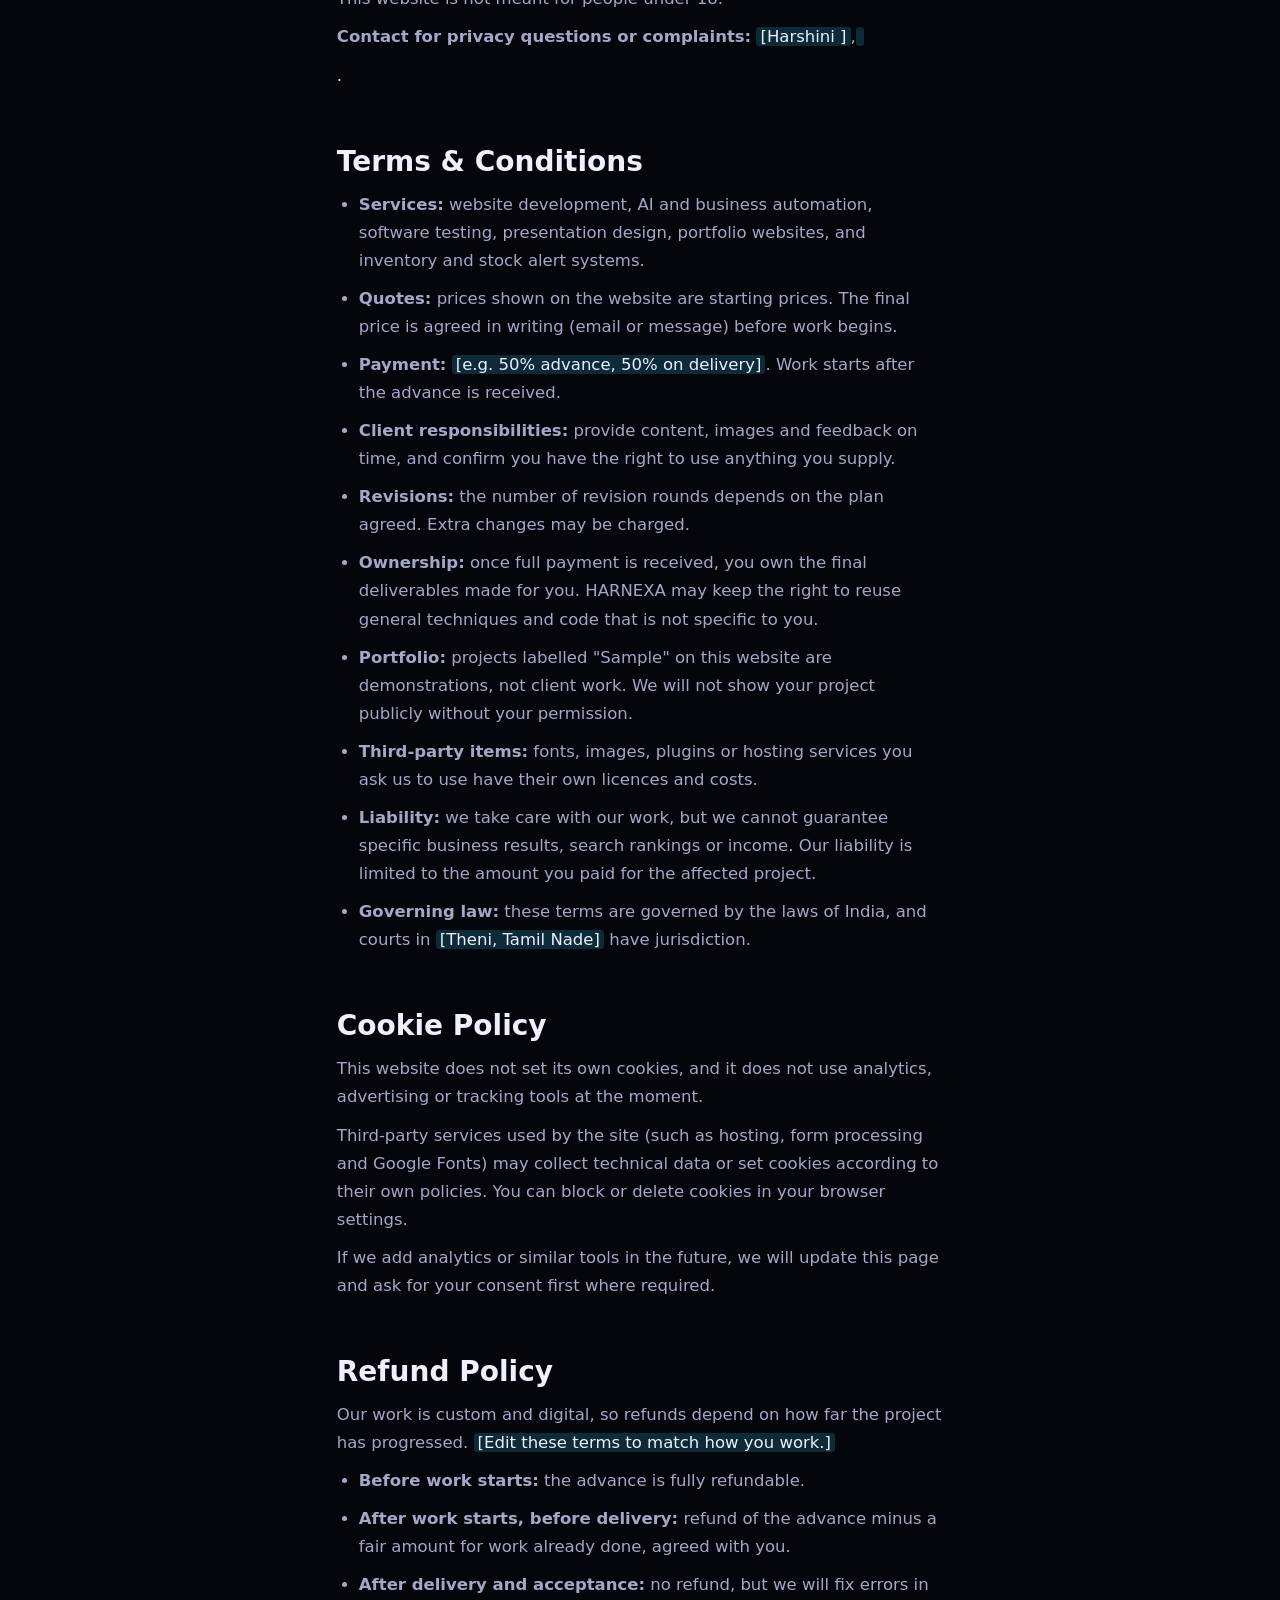
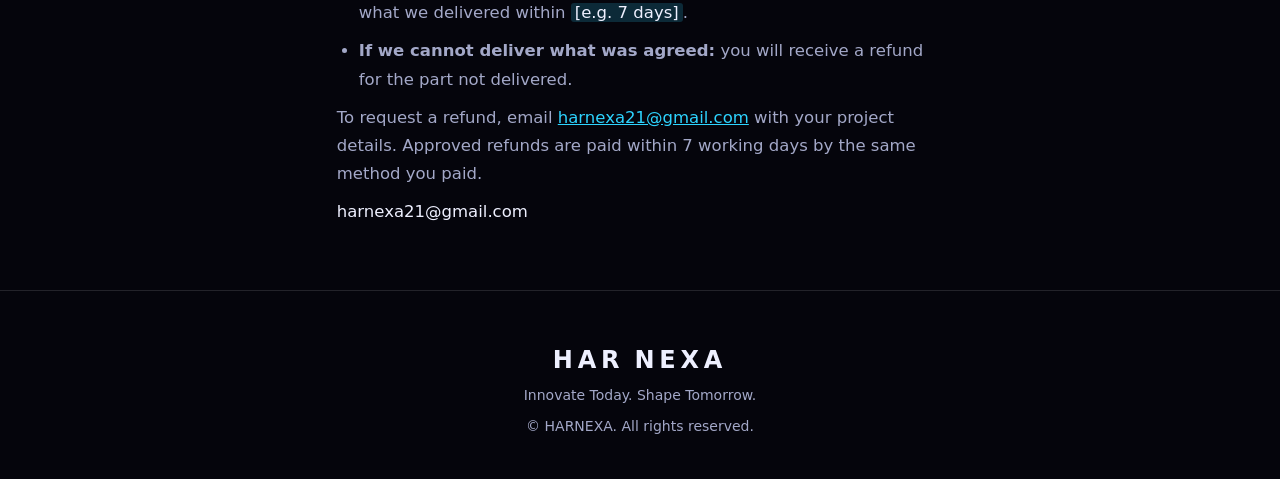
<file: policies.html>
<!DOCTYPE html>
<html lang="en">
<head>
    <meta charset="UTF-8">
    <meta name="viewport" content="width=device-width, initial-scale=1.0">
    <title>Policies | HARNEXA</title>
    <meta name="description" content="HARNEXA privacy policy, terms and conditions, cookie policy and refund policy.">
    <link href="https://fonts.googleapis.com/css2?family=Playfair+Display:wght@500;700&display=swap" rel="stylesheet">
    <link rel="stylesheet" href="style.css">
</head>
<body>
<!--
  TEMPLATE NOTE (delete this comment before publishing):
  Everything in a yellow box (class="ph") is a placeholder. Replace it with your real details.
  These are general templates, not legal advice. Edit them so they match how you really work.
-->
    <header class="site-header">
        <a href="index.html" class="logo" aria-label="HARNEXA home">HAR<span>NEXA</span></a>
        <a href="index.html" class="nav-cta" style="text-decoration:none;font-size:12px;font-weight:600;letter-spacing:1.5px;text-transform:uppercase;color:var(--text)">&larr; Back to site</a>
    </header>
 
    <main class="policy">
        <h1>Policies</h1>
        <p>Last up30 Oct 2026d: <span class="ph"><div 30="" Oct="" 2026=""></div></span></p>
        <p><a href="#privacy">Privacy Policy</a> &middot; <a href="#terms">Terms &amp; Conditions</a> &middot; <a href="#cookies">Cookie Policy</a> &middot; <a href="#refund">Refund Policy</a></p>
 
        <article id="privacy">
            <h2>Privacy Policy</h2>
            <p>HARNEXA is run by <span class="ph">[Harshini S ]</span>, based in <span class="ph">[Theni, Tamil Nadu], India</span>. This page explains what personal data this website collects and why.</p>
 
            <h3>What we collect</h3>
            <ul>
                <li><strong>Through the contact form:</strong> Harshini , email address, the service you need, your budget range and your project description.</li>
                <li><strong>If you contact us by email or WhatsApp:</strong> harnexa21@gmail.com or 8190812873, and what you write to us.</li>
                <li><strong>Automatically:</strong> our hosting provider may log technical data such as IP address, browser type and pages visited.</li>
            </ul>
            <p>The form does not ask for your phone number or location. Please do not include sensitive information (such as passwords or ID numbers) in your message.</p>
 
            <h3>Why we use it</h3>
            <p>Only to reply to your enquiry, prepare a quote, deliver agreed work and keep basic business records. We do not sell your data and we do not send marketing emails unless you ask for them.</p>
 
            <h3>Who handles it</h3>
            <ul>
                <li><strong>Formspree</strong> processes form submissions and delivers them to our email.</li>
                <li><strong>Netlify</strong> hosts this website.</li>
                <li><strong>Google Fonts</strong> supplies the website font, which means your browser contacts Google when the page loads.</li>
                <li><strong>WhatsApp</strong> receives data only if you choose to click the WhatsApp button.</li>
            </ul>
            <p>These providers have their own privacy policies and may process data outside India.</p>
 
            <h3>How long we keep it</h3>
            <p>Enquiries that do not become projects are kept for up to <span class="ph">[e.g. 12 months]</span>. Project records are kept for <span class="ph">[e.g. 3 years]</span> for accounting and support.</p>
 
            <h3>Your choices</h3>
            <p>You may ask to see, correct or delete your personal data, or withdraw your consent, at any time by emailing <a class="ph" href="mailto:harnexa21@gmail.com"><div harnexa21@gmail.com=""></div></a>. Withdrawing consent is as easy as giving it: just send an email. We will respond within a reasonable time.</p>
            <p>This website is not meant for people under 18.</p>
            <p><strong>Contact for privacy questions or complaints:</strong> <span class="ph">[Harshini ]</span>, <span class="ph"><div harnexa21@gmail.com=""></div></span>.</p>
        </article>
 
        <article id="terms">
            <h2>Terms &amp; Conditions</h2>
            <ul>
                <li><strong>Services:</strong> website development, AI and business automation, software testing, presentation design, portfolio websites, and inventory and stock alert systems.</li>
                <li><strong>Quotes:</strong> prices shown on the website are starting prices. The final price is agreed in writing (email or message) before work begins.</li>
                <li><strong>Payment:</strong> <span class="ph">[e.g. 50% advance, 50% on delivery]</span>. Work starts after the advance is received.</li>
                <li><strong>Client responsibilities:</strong> provide content, images and feedback on time, and confirm you have the right to use anything you supply.</li>
                <li><strong>Revisions:</strong> the number of revision rounds depends on the plan agreed. Extra changes may be charged.</li>
                <li><strong>Ownership:</strong> once full payment is received, you own the final deliverables made for you. HARNEXA may keep the right to reuse general techniques and code that is not specific to you.</li>
                <li><strong>Portfolio:</strong> projects labelled "Sample" on this website are demonstrations, not client work. We will not show your project publicly without your permission.</li>
                <li><strong>Third-party items:</strong> fonts, images, plugins or hosting services you ask us to use have their own licences and costs.</li>
                <li><strong>Liability:</strong> we take care with our work, but we cannot guarantee specific business results, search rankings or income. Our liability is limited to the amount you paid for the affected project.</li>
                <li><strong>Governing law:</strong> these terms are governed by the laws of India, and courts in <span class="ph">[Theni, Tamil Nade]</span> have jurisdiction.</li>
            </ul>
        </article>
 
        <article id="cookies">
            <h2>Cookie Policy</h2>
            <p>This website does not set its own cookies, and it does not use analytics, advertising or tracking tools at the moment.</p>
            <p>Third-party services used by the site (such as hosting, form processing and Google Fonts) may collect technical data or set cookies according to their own policies. You can block or delete cookies in your browser settings.</p>
            <p>If we add analytics or similar tools in the future, we will update this page and ask for your consent first where required.</p>
        </article>
 
        <article id="refund">
            <h2>Refund Policy</h2>
            <p>Our work is custom and digital, so refunds depend on how far the project has progressed. <span class="ph">[Edit these terms to match how you work.]</span></p>
            <ul>
                <li><strong>Before work starts:</strong> the advance is fully refundable.</li>
                <li><strong>After work starts, before delivery:</strong> refund of the advance minus a fair amount for work already done, agreed with you.</li>
                <li><strong>After delivery and acceptance:</strong> no refund, but we will fix errors in what we delivered within <span class="ph">[e.g. 7 days]</span>.</li>
                <li><strong>If we cannot deliver what was agreed:</strong> you will receive a refund for the part not delivered.</li>
            </ul>
            <p>To request a refund, email <a href="mailto:harnexa21@gmail.com">harnexa21@gmail.com</a> with your project details. Approved refunds are paid within 7 working days by the same method you paid.</p>
        </article>harnexa21@gmail.com
    </main>
 
    <footer>
        <div class="logo">HAR<span>NEXA</span></div>
        <p>Innovate Today. Shape Tomorrow.</p>
        <p>&copy; HARNEXA. All rights reserved.</p>
    </footer>
</body>
</html>
</file>
<file: style.css>
/* HARNEXA premium dark theme. Edit the colours in :root */
:root{--bg:#05050c;--violet:#8b5cf6;--blue:#2dd4ff;--text:#eef0ff;--muted:#a3a8c8;--glass:rgba(255,255,255,.055);--line:rgba(255,255,255,.12);--grad:linear-gradient(135deg,#8b5cf6,#2dd4ff);--head:"Sora",system-ui,sans-serif;--body:"Inter",system-ui,sans-serif;--pad:max(6%,calc((100% - 1160px)/2))}
*{margin:0;padding:0;box-sizing:border-box}
html{scroll-behavior:smooth;scroll-padding-top:84px}
body{font:16.5px/1.7 var(--body);background:var(--bg);color:var(--text);overflow-x:hidden;-webkit-font-smoothing:antialiased}
h1,h2,h3,.logo{font-family:var(--head);line-height:1.12;text-wrap:balance}
a{color:var(--blue)}
[hidden],.hidden{display:none!important}
:focus-visible{outline:3px solid var(--blue);outline-offset:3px}
.skip-link{position:absolute;left:-999px;top:8px;background:var(--blue);color:#05050c;padding:8px 14px;border-radius:8px;z-index:600}
.skip-link:focus{left:8px}
.gt{background:var(--grad);-webkit-background-clip:text;background-clip:text;color:transparent}

/* Background orbs + mouse light */
.bg{position:fixed;inset:0;z-index:-1;overflow:hidden;background:radial-gradient(ellipse at 50% -10%,#14143a,var(--bg) 60%)}
.bg span{position:absolute;border-radius:50%;filter:blur(90px);opacity:.42;animation:orb 20s ease-in-out infinite alternate}
.bg span:nth-child(1){width:46vmax;height:46vmax;background:#6d28d9;top:-15vmax;left:-12vmax}
.bg span:nth-child(2){width:38vmax;height:38vmax;background:#0ea5e9;bottom:-14vmax;right:-10vmax;animation-delay:-7s}
.bg span:nth-child(3){width:26vmax;height:26vmax;background:#a21caf;top:40%;left:45%;opacity:.22;animation-delay:-13s}
@keyframes orb{to{transform:translate(8vmax,6vmax) scale(1.15)}}
#glow{position:fixed;top:0;left:0;width:520px;height:520px;margin:-260px 0 0 -260px;border-radius:50%;background:radial-gradient(circle,rgba(139,92,246,.2),transparent 62%);pointer-events:none;z-index:-1;opacity:0;transition:opacity .4s}

/* Loader */
#loader{display:none}
.js #loader{position:fixed;inset:0;z-index:500;display:grid;place-content:center;justify-items:center;gap:22px;background:var(--bg);transition:opacity .6s,visibility .6s}
#loader.done{opacity:0;visibility:hidden}
.loader-mark{width:min(620px,88vw);height:auto;animation:logoin 1.4s ease both;filter:drop-shadow(0 0 30px rgba(139,92,246,.45))}
@keyframes logoin{from{opacity:0;transform:scale(.85);filter:blur(12px)}to{opacity:1;transform:none}}
@keyframes track{from{letter-spacing:.8em;opacity:0}to{letter-spacing:.2em;opacity:1}}
.loader-bar{width:min(240px,60vw);height:3px;background:var(--line);border-radius:2px;overflow:hidden}
.loader-bar::after{content:"";display:block;height:100%;background:var(--grad);animation:load 1.3s ease forwards}
@keyframes load{from{width:0}to{width:100%}}

/* Header */
.site-header{position:fixed;top:0;left:0;right:0;z-index:100;display:flex;justify-content:space-between;align-items:center;padding:18px var(--pad);transition:background .3s,padding .3s}
.site-header.scrolled{background:rgba(5,5,12,.72);backdrop-filter:blur(16px);border-bottom:1px solid var(--line);padding-top:10px;padding-bottom:10px}
.logo{display:inline-flex;align-items:center;gap:10px;font-size:24px;font-weight:800;letter-spacing:.2em;color:var(--text);text-decoration:none}
.logo-mark{height:34px;width:auto;filter:drop-shadow(0 0 10px rgba(45,212,255,.5))}
nav{display:flex;align-items:center;gap:28px}
nav a{color:var(--text);text-decoration:none;font-size:14px;font-weight:500;opacity:.8;transition:opacity .3s,color .3s}
nav a:hover,nav a.active{opacity:1;color:var(--blue)}
nav .nav-cta{padding:9px 20px;border-radius:30px;background:var(--grad);color:#05050c;opacity:1;font-weight:700}
nav .nav-cta:hover{color:#05050c;box-shadow:0 0 24px rgba(139,92,246,.6)}
.nav-toggle{display:none;min-width:48px;min-height:44px;background:var(--glass);border:1px solid var(--line);color:var(--text);font-size:22px;border-radius:12px;cursor:pointer}

/* Buttons */
.btn{position:relative;overflow:hidden;display:inline-flex;align-items:center;justify-content:center;gap:8px;min-height:50px;padding:12px 28px;border-radius:14px;border:0;font:700 15px var(--body);text-decoration:none;cursor:pointer;color:#05050c;background:var(--grad);box-shadow:0 8px 30px rgba(139,92,246,.45);transition:transform .25s,box-shadow .25s}
.btn:hover{transform:translateY(-3px);box-shadow:0 12px 40px rgba(139,92,246,.7)}
.btn::after{content:"";position:absolute;inset:0;background:linear-gradient(105deg,transparent 30%,rgba(255,255,255,.45) 50%,transparent 70%);transform:translateX(-120%);transition:transform .6s}
.btn:hover::after{transform:translateX(120%)}
.btn.ghost{background:var(--glass);color:var(--text);border:1px solid var(--line);box-shadow:none;backdrop-filter:blur(10px)}
.btn.wa{background:#0b7a3b;color:#fff;box-shadow:none}

/* Hero */
.hero{position:relative;min-height:100vh;display:grid;grid-template-columns:1.1fr .9fr;align-items:center;gap:40px;padding:130px var(--pad) 100px}
.eyebrow{display:inline-block;font:600 12px var(--head);letter-spacing:.2em;text-transform:uppercase;color:var(--blue);margin-bottom:14px}
.hero-title{font-size:clamp(52px,9.5vw,120px);font-weight:800;letter-spacing:-.03em;margin-bottom:6px;perspective:600px}
.ch{display:inline-block;background:var(--grad);-webkit-background-clip:text;background-clip:text;color:transparent;animation:letter .9s cubic-bezier(.2,.8,.2,1) both;animation-delay:calc(var(--i)*80ms + .3s)}
@keyframes letter{from{opacity:0;transform:translateY(60%) rotateX(-80deg)}to{opacity:1;transform:none}}
.tagline{font:600 clamp(20px,3vw,30px) var(--head);margin-bottom:18px}
.w{display:inline-block;animation:rise .7s both;animation-delay:calc(var(--i)*150ms + 1s)}
.fx{animation:rise .8s both;animation-delay:var(--d,0s)}
@keyframes rise{from{opacity:0;transform:translateY(24px)}to{opacity:1;transform:none}}
.js:not(.ready) .ch,.js:not(.ready) .w,.js:not(.ready) .fx{animation-play-state:paused}
.lead{max-width:32em;color:var(--muted);font-size:18px;margin-bottom:32px}
.cta{display:flex;gap:14px;flex-wrap:wrap}
.scroll{position:absolute;bottom:28px;left:50%;translate:-50% 0;width:26px;height:42px;border:2px solid var(--line);border-radius:14px}
.scroll::after{content:"";position:absolute;top:8px;left:50%;width:4px;height:8px;margin-left:-2px;border-radius:2px;background:var(--blue);animation:wheel 1.8s infinite}
@keyframes wheel{0%{opacity:0;transform:translateY(0)}30%{opacity:1}100%{opacity:0;transform:translateY(14px)}}

/* 3D hero graphic (pure CSS, no libraries) */
.scene{position:relative;height:min(480px,60vw);perspective:900px;transition:translate .4s ease-out}
.core{position:absolute;left:50%;top:50%;width:260px;height:260px;margin:-130px;border-radius:50%;background:radial-gradient(circle,rgba(45,212,255,.5),rgba(139,92,246,.35) 45%,transparent 70%);filter:blur(10px);animation:pulse 5s ease-in-out infinite}
@keyframes pulse{50%{transform:scale(1.18);opacity:.75}}
.cube{position:absolute;left:50%;top:50%;width:150px;height:150px;margin:-75px;transform-style:preserve-3d;animation:spin 20s linear infinite}
@keyframes spin{from{transform:rotateX(-20deg) rotateY(0)}to{transform:rotateX(340deg) rotateY(360deg)}}
.cube i{position:absolute;inset:0;border:1.5px solid rgba(168,85,247,.7);background:linear-gradient(135deg,rgba(139,92,246,.28),rgba(45,212,255,.14));box-shadow:inset 0 0 30px rgba(45,212,255,.25),0 0 30px rgba(139,92,246,.35)}
.cube i:nth-child(1){transform:translateZ(75px)}.cube i:nth-child(2){transform:rotateY(90deg) translateZ(75px)}.cube i:nth-child(3){transform:rotateY(180deg) translateZ(75px)}.cube i:nth-child(4){transform:rotateY(-90deg) translateZ(75px)}.cube i:nth-child(5){transform:rotateX(90deg) translateZ(75px)}.cube i:nth-child(6){transform:rotateX(-90deg) translateZ(75px)}
.ring{position:absolute;left:50%;top:50%;border:1.5px solid rgba(45,212,255,.4);border-radius:50%}
.ring::after{content:"";position:absolute;top:-5px;left:50%;width:10px;height:10px;margin-left:-5px;border-radius:50%;background:var(--blue);box-shadow:0 0 14px var(--blue)}
.r1{width:340px;height:340px;margin:-170px;animation:ring1 14s linear infinite}
.r2{width:430px;height:430px;margin:-215px;border-color:rgba(139,92,246,.45);animation:ring2 22s linear infinite reverse}
@keyframes ring1{from{transform:rotateX(72deg) rotateZ(0)}to{transform:rotateX(72deg) rotateZ(360deg)}}
@keyframes ring2{from{transform:rotateY(70deg) rotateZ(0)}to{transform:rotateY(70deg) rotateZ(360deg)}}
.chip{position:absolute;padding:8px 14px;border-radius:12px;background:var(--glass);border:1px solid var(--line);backdrop-filter:blur(10px);font:600 13px var(--head);animation:bob 6s ease-in-out infinite}
.c1{top:8%;left:6%}.c2{top:22%;right:2%;animation-delay:-2s}.c3{bottom:10%;left:18%;animation-delay:-4s}
@keyframes bob{50%{transform:translateY(-14px)}}

/* Sections */
section:not(.hero){padding:clamp(72px,9vw,120px) var(--pad)}
.head{text-align:center;max-width:46rem;margin:0 auto 56px}
.head h2{font-size:clamp(30px,4.6vw,48px)}
.head p{color:var(--muted);margin-top:14px}
.grid,.steps{display:grid;grid-template-columns:repeat(auto-fit,minmax(260px,1fr));gap:22px}
.card{position:relative;overflow:hidden;display:flex;flex-direction:column;padding:30px;background:var(--glass);border:1px solid var(--line);border-radius:20px;backdrop-filter:blur(14px);box-shadow:0 10px 40px rgba(0,0,0,.35);transition:translate .35s,border-color .35s,box-shadow .35s}
.card::before{content:"";position:absolute;inset:0;background:radial-gradient(320px circle at var(--x,50%) var(--y,50%),rgba(139,92,246,.24),transparent 60%);opacity:0;transition:opacity .3s}
.card:hover::before{opacity:1}
.card:hover{translate:0 -8px;border-color:rgba(139,92,246,.7);box-shadow:0 18px 50px rgba(139,92,246,.25)}
.card>*{position:relative}
.card h3{font-size:21px;margin-bottom:10px}
.card p{color:var(--muted);font-size:15.5px}
.ico{width:54px;height:54px;display:grid;place-items:center;border-radius:16px;background:linear-gradient(135deg,rgba(139,92,246,.35),rgba(45,212,255,.2));border:1px solid var(--line);margin-bottom:20px;color:var(--blue)}
.js .rv{opacity:0;transform:translateY(34px);transition:opacity .8s,transform .8s,translate .35s,border-color .35s,box-shadow .35s}
.js .rv.in{opacity:1;transform:none}

/* Stats */
.stats{display:grid;grid-template-columns:repeat(auto-fit,minmax(180px,1fr));gap:22px;margin-top:56px;text-align:center}
.stat b{display:block;font:800 clamp(44px,6vw,68px) var(--head);background:var(--grad);-webkit-background-clip:text;background-clip:text;color:transparent}
.stat span{color:var(--muted);font-size:14px}
.note{text-align:center;color:var(--muted);font-size:13px;margin-top:20px}

/* Projects */
.filters{display:flex;gap:10px;justify-content:center;flex-wrap:wrap;margin-bottom:36px}
.filters button{min-height:44px;padding:8px 22px;border-radius:30px;background:var(--glass);border:1px solid var(--line);color:var(--text);font:600 14px var(--body);cursor:pointer;transition:.25s}
.filters button[aria-pressed=true]{background:var(--grad);color:#05050c;border-color:transparent}
.prev{position:relative;display:grid;gap:8px;align-content:start;height:150px;padding:34px 14px 14px;margin-bottom:20px;border-radius:12px;border:1px solid var(--line);background:linear-gradient(135deg,#171a3d,#0b0d24);overflow:hidden}
.prev::before{content:"";position:absolute;top:12px;left:14px;width:8px;height:8px;border-radius:50%;background:#ff5f57;box-shadow:14px 0 #febc2e,28px 0 #28c840}
.prev i{display:block;height:12px;border-radius:6px;background:linear-gradient(90deg,var(--c,#8b5cf6),transparent);transform-origin:left;animation:bar 3s ease-in-out infinite alternate}
.prev i:nth-child(1){width:70%}.prev i:nth-child(2){width:45%;animation-delay:-1s}.prev i:nth-child(3){width:85%;animation-delay:-2s}.prev i:nth-child(4){width:55%;animation-delay:-.5s}
@keyframes bar{from{transform:scaleX(.55)}to{transform:scaleX(1)}}
.p2{--c:#2dd4ff}.p3{--c:#a855f7}.p4{--c:#34d399}
.tag{align-self:flex-start;font:700 11px var(--head);letter-spacing:.12em;text-transform:uppercase;padding:4px 12px;margin-bottom:14px;border-radius:20px;background:rgba(45,212,255,.12);border:1px solid rgba(45,212,255,.4);color:var(--blue)}

/* Process, pricing */
.steps{counter-reset:s}
.step::before{counter-increment:s;content:"0" counter(s);font:800 46px var(--head);margin-bottom:8px;background:var(--grad);-webkit-background-clip:text;background-clip:text;color:transparent}
.price{font:800 40px var(--head)!important;color:var(--text)!important;margin-bottom:14px}
.price-card ul{list-style:none;margin-bottom:26px;flex:1}
.price-card li{color:var(--muted);font-size:15.5px;padding:6px 0 6px 26px;position:relative}
.price-card li::before{content:"✓";position:absolute;left:0;color:var(--blue);font-weight:700}
.feat{border-color:rgba(139,92,246,.8);background:linear-gradient(180deg,rgba(139,92,246,.2),var(--glass));box-shadow:0 0 50px rgba(139,92,246,.3)}

/* FAQ */
.faq{max-width:780px;margin:0 auto}
details{background:var(--glass);border:1px solid var(--line);border-radius:14px;margin-bottom:14px;padding:6px 24px;backdrop-filter:blur(10px)}
details[open]{border-color:rgba(139,92,246,.7)}
summary{list-style:none;cursor:pointer;display:flex;justify-content:space-between;align-items:center;gap:16px;min-height:52px;font-weight:600}
summary::-webkit-details-marker{display:none}
summary::after{content:"+";color:var(--blue);font-size:24px;transition:transform .3s}
details[open] summary::after{transform:rotate(45deg)}
details p{color:var(--muted);padding-bottom:16px}

/* Contact */
.contact-wrap{display:grid;grid-template-columns:1.4fr 1fr;gap:28px;max-width:1000px;margin:0 auto}
form label{display:block;font-size:14px;font-weight:600;margin:16px 0 6px}
form label:first-of-type{margin-top:0}
input,select,textarea{width:100%;min-height:48px;padding:12px 14px;background:rgba(5,5,12,.6);color:var(--text);border:1px solid var(--line);border-radius:12px;font:16px var(--body)}
select option{background:#0a0f24}
input:focus,select:focus,textarea:focus{outline:none;border-color:var(--violet);box-shadow:0 0 0 3px rgba(139,92,246,.35)}
[aria-invalid=true]{border-color:#ff6b81}
form .consent{display:flex;gap:10px;align-items:flex-start;font-weight:400;font-size:13.5px;color:var(--muted);margin-top:18px}
form .consent input{width:auto;min-height:0;margin-top:4px}
form .btn{width:100%;margin-top:22px}
#formStatus{margin-top:14px;font-size:14px;font-weight:600;color:var(--muted)}
#formStatus.ok{color:#5eead4}#formStatus.err{color:#ff8fa3}
.side{align-self:start;gap:18px}
.mail{margin-top:6px}

/* Footer + floating buttons */
footer{text-align:center;padding:56px 20px 40px;border-top:1px solid var(--line);color:var(--muted);font-size:14px}
footer p{margin-top:8px}
footer .logo{display:inline-flex}
footer .logo-mark{height:42px}
.fab{position:fixed;z-index:90;bottom:22px;width:54px;height:54px;border-radius:50%;display:grid;place-items:center;font-size:22px;text-decoration:none;cursor:pointer}
.fab.wa{left:22px;background:#0b7a3b;color:#fff;box-shadow:0 8px 24px rgba(0,0,0,.5)}
.fab.top{right:22px;background:var(--glass);color:var(--text);border:1px solid var(--line);backdrop-filter:blur(10px);opacity:0;pointer-events:none;transition:.3s}
.fab.top.show{opacity:1;pointer-events:auto}

/* Policy page (policies.html) */
.policy{max-width:760px;margin:0 auto;padding:130px 6% 64px}
.policy h1{font-size:clamp(34px,6vw,52px);margin-bottom:12px}
.policy h2{font-size:28px;margin:56px 0 14px;scroll-margin-top:90px}
.policy h3{font-size:19px;color:var(--blue);margin:28px 0 8px}
.policy p,.policy li{color:var(--muted);margin-bottom:10px}
.policy ul{padding-left:22px}
.policy .ph{background:rgba(45,212,255,.18);color:var(--text);padding:0 4px;border-radius:3px}

/* Responsive */
@media(max-width:900px){
.hero{grid-template-columns:1fr;padding-top:110px;text-align:left}
.scene{height:340px}.r2{display:none}
.contact-wrap{grid-template-columns:1fr}
.nav-toggle{display:block}
nav{display:none;position:absolute;top:100%;left:0;right:0;flex-direction:column;align-items:stretch;gap:0;padding:10px 6% 20px;background:rgba(5,5,12,.95);backdrop-filter:blur(16px);border-bottom:1px solid var(--line)}
nav.open{display:flex}
nav a{padding:14px 0;font-size:16px}
nav .nav-cta{text-align:center;margin-top:8px}
.scroll{display:none}
}

/* Reduced motion: everything stays still and visible */
@media(prefers-reduced-motion:reduce){
*,::before,::after{animation:none!important;transition:none!important}
html{scroll-behavior:auto}
.js .rv{opacity:1;transform:none}
.js #loader{display:none}
}
</file>
<file: backup-beige/style.css>
/* ===== EDIT COLOURS + SIZES HERE ===== */
:root {
    --bg: #F3E6D7;
    --bg-alt: #EDDCC9;
    --card: #FAF3EA;
    --border: #DCC9B2;
    --text: #2E1D47;
    --plum: #3A2557;
    --muted: #615473;
    --heather: #9B7ED6;
    --heather-dark: #5E3FA0;
    --heather-soft: #E2D8F3;
    --lemon: #E4FF3B;
    --serif: "Playfair Display", Georgia, "Times New Roman", serif;
    --sans: "DM Sans", system-ui, "Segoe UI", Roboto, Arial, sans-serif;
    /* Layout: content never gets wider than 1120px, and keeps at least 6% side space */
    --pad: max(6%, calc((100% - 1120px) / 2));
}
 
* { margin: 0; padding: 0; box-sizing: border-box; }
html { scroll-behavior: smooth; scroll-padding-top: 80px; }
body { font-family: var(--sans); font-size: 17px; line-height: 1.7; background: var(--bg); color: var(--text); -webkit-font-smoothing: antialiased; }
h1, h2, h3, .logo, .price { font-family: var(--serif); line-height: 1.15; text-wrap: balance; }
p { text-wrap: pretty; }
a { color: var(--heather-dark); }
:focus-visible { outline: 3px solid var(--heather-dark); outline-offset: 3px; }
.hidden { display: none; }
 
.skip-link { position: absolute; left: -999px; top: 8px; background: var(--lemon); color: var(--text); padding: 8px 14px; border-radius: 6px; z-index: 200; }
.skip-link:focus { left: 8px; }
 
/* Header */
.site-header { position: sticky; top: 0; z-index: 100; display: flex; justify-content: space-between; align-items: center; padding: 14px var(--pad); background: rgba(243, 230, 215, 0.92); backdrop-filter: blur(10px); border-bottom: 1px solid var(--text); }
.logo { font-size: 26px; font-weight: 700; letter-spacing: 3px; color: var(--plum); text-decoration: none; }
.logo span { color: var(--heather-dark); }
nav { display: flex; align-items: center; gap: 28px; }
nav a { color: var(--text); text-decoration: none; font-size: 12px; font-weight: 700; letter-spacing: 1.5px; text-transform: uppercase; transition: color 0.3s; }
nav a:hover { color: var(--heather-dark); }
.nav-cta { padding: 9px 20px; border: 1.5px solid var(--text); border-radius: 30px; transition: background 0.3s; }
.nav-cta:hover { background: var(--lemon); color: var(--text); }
.nav-toggle { display: none; background: none; border: 1px solid var(--text); color: var(--text); font-size: 22px; min-width: 48px; min-height: 44px; border-radius: 8px; cursor: pointer; }
 
/* Buttons (48px tall = easy to tap) */
.button { display: inline-flex; align-items: center; justify-content: center; min-height: 48px; padding: 12px 28px; background: var(--lemon); color: var(--text); border: 2px solid var(--text); text-decoration: none; border-radius: 8px; font: 700 15px/1.2 var(--sans); cursor: pointer; box-shadow: 4px 4px 0 var(--heather); transition: transform 0.2s, box-shadow 0.2s; }
.button:hover { transform: translate(-2px, -2px); box-shadow: 7px 7px 0 var(--heather); }
.button-outline { background: transparent; box-shadow: none; }
.button-outline:hover { background: var(--heather-soft); box-shadow: none; }
.whatsapp { background: #1a7f45; color: #fff; }
 
/* Hero */
.hero { position: relative; overflow: hidden; min-height: 88vh; display: flex; flex-direction: column; justify-content: center; align-items: flex-start; text-align: left; padding: 80px var(--pad); }
.hero > * { position: relative; z-index: 1; }
.hero-art { position: absolute; z-index: 0; right: var(--pad); top: 50%; transform: translateY(-50%); width: min(40vw, 460px); height: auto; pointer-events: none; }
.badge { color: var(--text); border-top: 1px solid var(--text); border-bottom: 1px solid var(--text); padding: 6px 2px; font-size: 12px; font-weight: 700; letter-spacing: 3px; margin-bottom: 28px; }
.hero h1 { font-size: clamp(44px, 7.5vw, 84px); line-height: 1.05; letter-spacing: -0.02em; color: var(--plum); margin-bottom: 28px; }
.gradient-text { background: linear-gradient(transparent 64%, var(--lemon) 64%); }
.hero p { max-width: 30em; color: var(--muted); font-size: 19px; margin-bottom: 36px; }
.hero-buttons { display: flex; gap: 16px; flex-wrap: wrap; }
 
/* Sections */
section { padding: clamp(64px, 9vw, 112px) var(--pad); }
.alt, .about { background: var(--bg-alt); }
.section-title { text-align: center; font-size: clamp(30px, 4.5vw, 44px); letter-spacing: -0.01em; color: var(--plum); }
.section-title::after { content: ""; display: block; width: 56px; height: 5px; margin: 16px auto 0; background: var(--lemon); border-radius: 3px; box-shadow: 3px 3px 0 var(--heather); }
.section-description { text-align: center; color: var(--muted); font-size: 18px; max-width: 38em; margin: 20px auto 0; }
.about { text-align: center; }
.about p { max-width: 38em; margin: 24px auto 0; color: var(--muted); font-size: 18px; }
 
/* Cards */
.grid { display: grid; grid-template-columns: repeat(auto-fit, minmax(260px, 1fr)); gap: 24px; margin-top: 48px; }
.card { display: flex; flex-direction: column; padding: 32px; background: var(--card); border: 1px solid var(--border); border-radius: 16px; transition: 0.3s; }
.card:hover { border-color: var(--heather); transform: translateY(-5px); box-shadow: 0 14px 32px rgba(155, 126, 214, 0.28); }
.icon { width: 52px; height: 52px; display: grid; place-items: center; font-size: 26px; background: var(--heather-soft); border-radius: 50%; margin-bottom: 20px; }
.card h3 { font-size: 22px; margin-bottom: 10px; color: var(--plum); }
.card p { color: var(--muted); font-size: 15.5px; }
.more-btn { align-self: flex-start; margin-top: 16px; min-height: 44px; background: none; border: 0; color: var(--heather-dark); font: 700 15px var(--sans); cursor: pointer; }
.details { margin-top: 8px; padding-top: 12px; border-top: 1px solid var(--border); }
.tag { align-self: flex-start; font-size: 11px; font-weight: 700; letter-spacing: 1px; text-transform: uppercase; color: var(--text); background: var(--lemon); border: 1px solid var(--text); padding: 3px 12px; border-radius: 20px; margin-bottom: 16px; }
.tech { margin-top: auto; padding-top: 14px; color: var(--heather-dark) !important; font-size: 14px !important; font-weight: 700; }
 
/* Pricing */
.price { font-size: 38px !important; font-weight: 700; color: var(--plum) !important; margin-bottom: 16px; }
.price-card ul { list-style: none; margin-bottom: 28px; flex: 1; }
.price-card li { color: var(--muted); font-size: 15.5px; padding: 6px 0 6px 26px; position: relative; }
.price-card li::before { content: "✓"; position: absolute; left: 0; color: var(--heather-dark); font-weight: 700; }
.price-card.featured { background: var(--plum); border-color: var(--plum); }
.price-card.featured h3, .price-card.featured .price { color: #fff !important; }
.price-card.featured li { color: #E6DEF3; }
.price-card.featured li::before { color: var(--lemon); }
 
/* Testimonials + FAQ */
.empty-note { max-width: 640px; margin: 48px auto 0; padding: 32px; text-align: center; background: var(--card); border: 2px dashed var(--heather); border-radius: 16px; color: var(--muted); }
.faq { max-width: 760px; margin: 48px auto 0; }
.faq details { background: var(--card); border: 1px solid var(--border); border-radius: 12px; margin-bottom: 14px; padding: 18px 24px; }
.faq summary { cursor: pointer; font-weight: 700; font-size: 17px; }
.faq details[open] { border-color: var(--heather); }
.faq details p { margin-top: 12px; color: var(--muted); font-size: 15.5px; }
 
/* Contact */
.contact-wrap { display: grid; grid-template-columns: 1.4fr 1fr; gap: 32px; margin-top: 48px; }
form { background: var(--card); border: 1px solid var(--border); border-radius: 16px; padding: 32px; }
form label { display: block; font-size: 14px; font-weight: 700; margin: 18px 0 6px; color: var(--heather-dark); }
form label:first-of-type { margin-top: 0; }
form input, form select, form textarea { width: 100%; min-height: 48px; padding: 12px 14px; background: #fff; color: var(--text); border: 1px solid var(--border); border-radius: 10px; font: 16px var(--sans); }
form input:focus, form select:focus, form textarea:focus { border-color: var(--heather); outline: none; box-shadow: 0 0 0 3px var(--heather-soft); }
form .consent { display: flex; gap: 10px; align-items: flex-start; font-weight: 400; font-size: 13.5px; color: var(--muted); margin-top: 20px; }
form .consent input { width: auto; min-height: 0; margin-top: 4px; }
form .button { margin-top: 24px; width: 100%; }
#formStatus { margin-top: 14px; font-size: 14px; font-weight: 700; }
.contact-info { background: var(--card); border: 1px solid var(--border); border-radius: 16px; padding: 32px; align-self: start; }
.contact-info h3 { font-size: 22px; margin-bottom: 20px; color: var(--plum); }
.email-line { margin-top: 20px; color: var(--muted); }
 
/* Footer */
footer { text-align: center; padding: 48px 20px; background: var(--plum); color: #D9CFE8; font-size: 14px; }
footer p { margin-top: 6px; }
footer .logo { display: inline-block; margin-bottom: 8px; font-size: 24px; color: var(--bg); }
footer .logo span { color: var(--lemon); }
footer a { color: var(--lemon); }
 
/* Policy page */
.policy { max-width: 760px; margin: 0 auto; padding: 64px 6%; }
.policy h1 { font-size: clamp(34px, 6vw, 52px); color: var(--plum); margin-bottom: 12px; }
.policy h2 { font-size: 28px; color: var(--plum); margin: 56px 0 14px; scroll-margin-top: 90px; }
.policy h3 { font-size: 19px; color: var(--heather-dark); margin: 28px 0 8px; }
.policy p, .policy li { color: var(--muted); margin-bottom: 10px; }
.policy ul { padding-left: 22px; }
.policy .ph { background: var(--lemon); color: var(--text); padding: 0 4px; border-radius: 3px; }
 
/* Scroll reveal animation (controlled by script.js) */
.js .reveal { opacity: 0; transform: translateY(24px); transition: opacity 0.7s, transform 0.7s; }
.js .reveal.visible { opacity: 1; transform: none; }
 
/* Responsive */
@media (max-width: 1000px) {
    .hero-art { opacity: 0.3; }
}
 
@media (max-width: 800px) {
    body { font-size: 16.5px; }
    .contact-wrap { grid-template-columns: 1fr; }
    .nav-toggle { display: block; }
    nav { display: none; position: absolute; top: 100%; left: 0; right: 0; flex-direction: column; gap: 0; background: var(--bg); border-bottom: 1px solid var(--text); padding: 10px 6% 20px; }
    nav.open { display: flex; }
    nav a { padding: 14px 0; width: 100%; font-size: 14px; }
    .nav-cta { text-align: center; margin-top: 8px; }
    .hero { min-height: 80vh; padding-top: 56px; padding-bottom: 56px; }
    .hero p { font-size: 17.5px; }
    .card, form, .contact-info { padding: 24px; }
}
 
@media (prefers-reduced-motion: reduce) {
    * { animation: none !important; transition: none !important; scroll-behavior: auto !important; }
    .js .reveal { opacity: 1; transform: none; }
}
 
/* =====================================================
   ANIMATIONS (lively version)
   Everything here switches off automatically for people who
   set "reduce motion" on their device.
   ===================================================== */
 
/* Scroll progress bar (created by script.js) */
#progress { position: fixed; top: 0; left: 0; height: 4px; width: 0; z-index: 300; background: linear-gradient(90deg, var(--heather), var(--lemon)); }
 
/* Header shrinks a little after you scroll */
.site-header { transition: padding 0.3s, box-shadow 0.3s; }
.site-header.scrolled { padding-top: 8px; padding-bottom: 8px; box-shadow: 0 8px 24px rgba(58, 37, 87, 0.14); }
 
/* Nav links: animated underline + active section */
nav a:not(.nav-cta) { background: linear-gradient(var(--heather), var(--heather)) 0 100% / 0 3px no-repeat; padding-bottom: 4px; transition: background-size 0.3s, color 0.3s; }
nav a:not(.nav-cta):hover, nav a.active:not(.nav-cta) { background-size: 100% 3px; color: var(--heather-dark); }
 
/* Hero entrance: each part rises in one after another */
@keyframes rise { from { opacity: 0; transform: translateY(32px); } to { opacity: 1; transform: none; } }
.hero > .badge { animation: rise 0.8s 0.1s both; }
.hero > h1 { animation: rise 0.9s 0.25s both; }
.hero > p { animation: rise 0.9s 0.45s both; }
.hero > .hero-buttons { animation: rise 0.9s 0.65s both; }
 
/* Lemon highlight sweeps across "Shape Tomorrow." */
@keyframes sweep { to { background-size: 100% 100%; } }
.gradient-text { background-repeat: no-repeat; background-size: 0% 100%; animation: sweep 1s ease 0.9s forwards; }
 
/* Flower sways + follows the mouse a little */
@keyframes sway {
    0%, 100% { transform: translateY(-50%) rotate(-2deg); }
    50% { transform: translateY(calc(-50% - 16px)) rotate(3deg); }
}
.hero-art { transform-origin: 45% 95%; animation: sway 8s ease-in-out infinite; transition: translate 0.4s ease-out; }
 
/* Floating sparkles in the hero (created by script.js) */
@keyframes drift {
    0% { transform: translate(0, 0) scale(0.6); opacity: 0; }
    20% { opacity: 0.9; }
    100% { transform: translate(var(--x), -160px) scale(1); opacity: 0; }
}
.spark { position: absolute; z-index: 0; border-radius: 50%; pointer-events: none; animation: drift var(--d) linear infinite; }
.spark.lemon { background: var(--lemon); border: 1px solid var(--plum); }
.spark.purple { background: var(--heather); }
.spark.plum { background: var(--plum); }
 
/* Moving strip of services */
.marquee { overflow: hidden; white-space: nowrap; background: var(--lemon); border-block: 2px solid var(--text); padding: 14px 0; }
.marquee-track { display: inline-flex; animation: scroll 32s linear infinite; }
.marquee-track span { font-family: var(--serif); font-size: 20px; font-weight: 700; text-transform: uppercase; letter-spacing: 2px; color: var(--text); padding-right: 2rem; }
.marquee:hover .marquee-track { animation-play-state: paused; }
@keyframes scroll { to { transform: translateX(-50%); } }
 
/* Section heading bar grows when it appears */
.js .section-title::after { transform: scaleX(0); transition: transform 0.7s 0.3s; }
.js .section-title.visible::after { transform: scaleX(1); }
 
/* Reveal + card hover: separate properties so they never fight each other */
.js .reveal { transition: opacity 0.7s, transform 0.7s, translate 0.3s, rotate 0.2s, box-shadow 0.3s, border-color 0.3s; }
.grid { perspective: 1100px; }
.card:hover { translate: 0 -6px; }
.card:hover .icon { animation: wiggle 0.6s; }
@keyframes wiggle { 0%, 100% { transform: rotate(0) scale(1); } 25% { transform: rotate(-14deg) scale(1.15); } 75% { transform: rotate(14deg) scale(1.15); } }
 
/* Button shine */
.button { position: relative; overflow: hidden; }
.button::after { content: ""; position: absolute; inset: 0; background: linear-gradient(105deg, transparent 30%, rgba(255, 255, 255, 0.55) 50%, transparent 70%); transform: translateX(-120%); transition: transform 0.6s; }
.button:hover::after { transform: translateX(120%); }
 
/* Gentle pulse on the recommended plan tag */
@keyframes pulse { 0%, 100% { box-shadow: 0 0 0 0 rgba(228, 255, 59, 0.7); } 50% { box-shadow: 0 0 0 10px rgba(228, 255, 59, 0); } }
.price-card.featured .tag { animation: pulse 2.2s infinite; }
 
@media (prefers-reduced-motion: reduce) {
    .gradient-text { background-size: 100% 100%; }
    .js .section-title::after { transform: none; }
}
</file>
